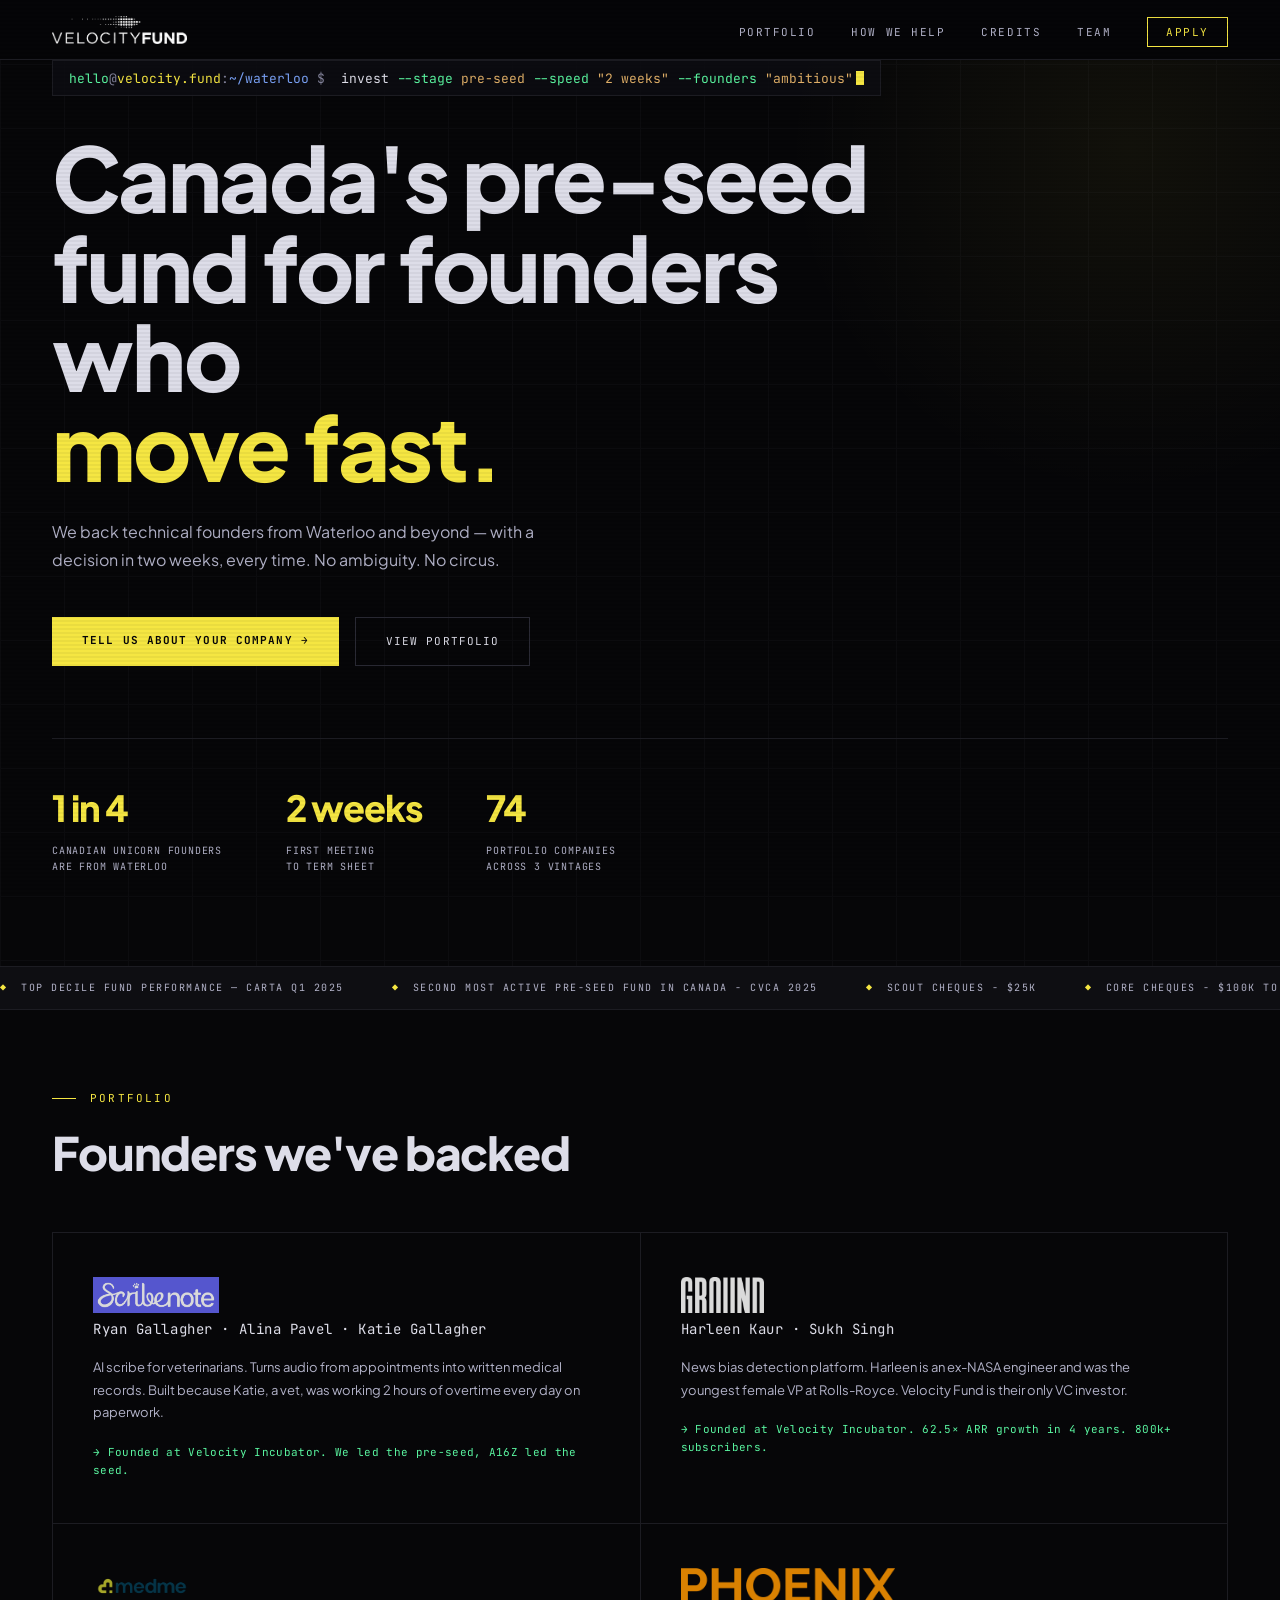
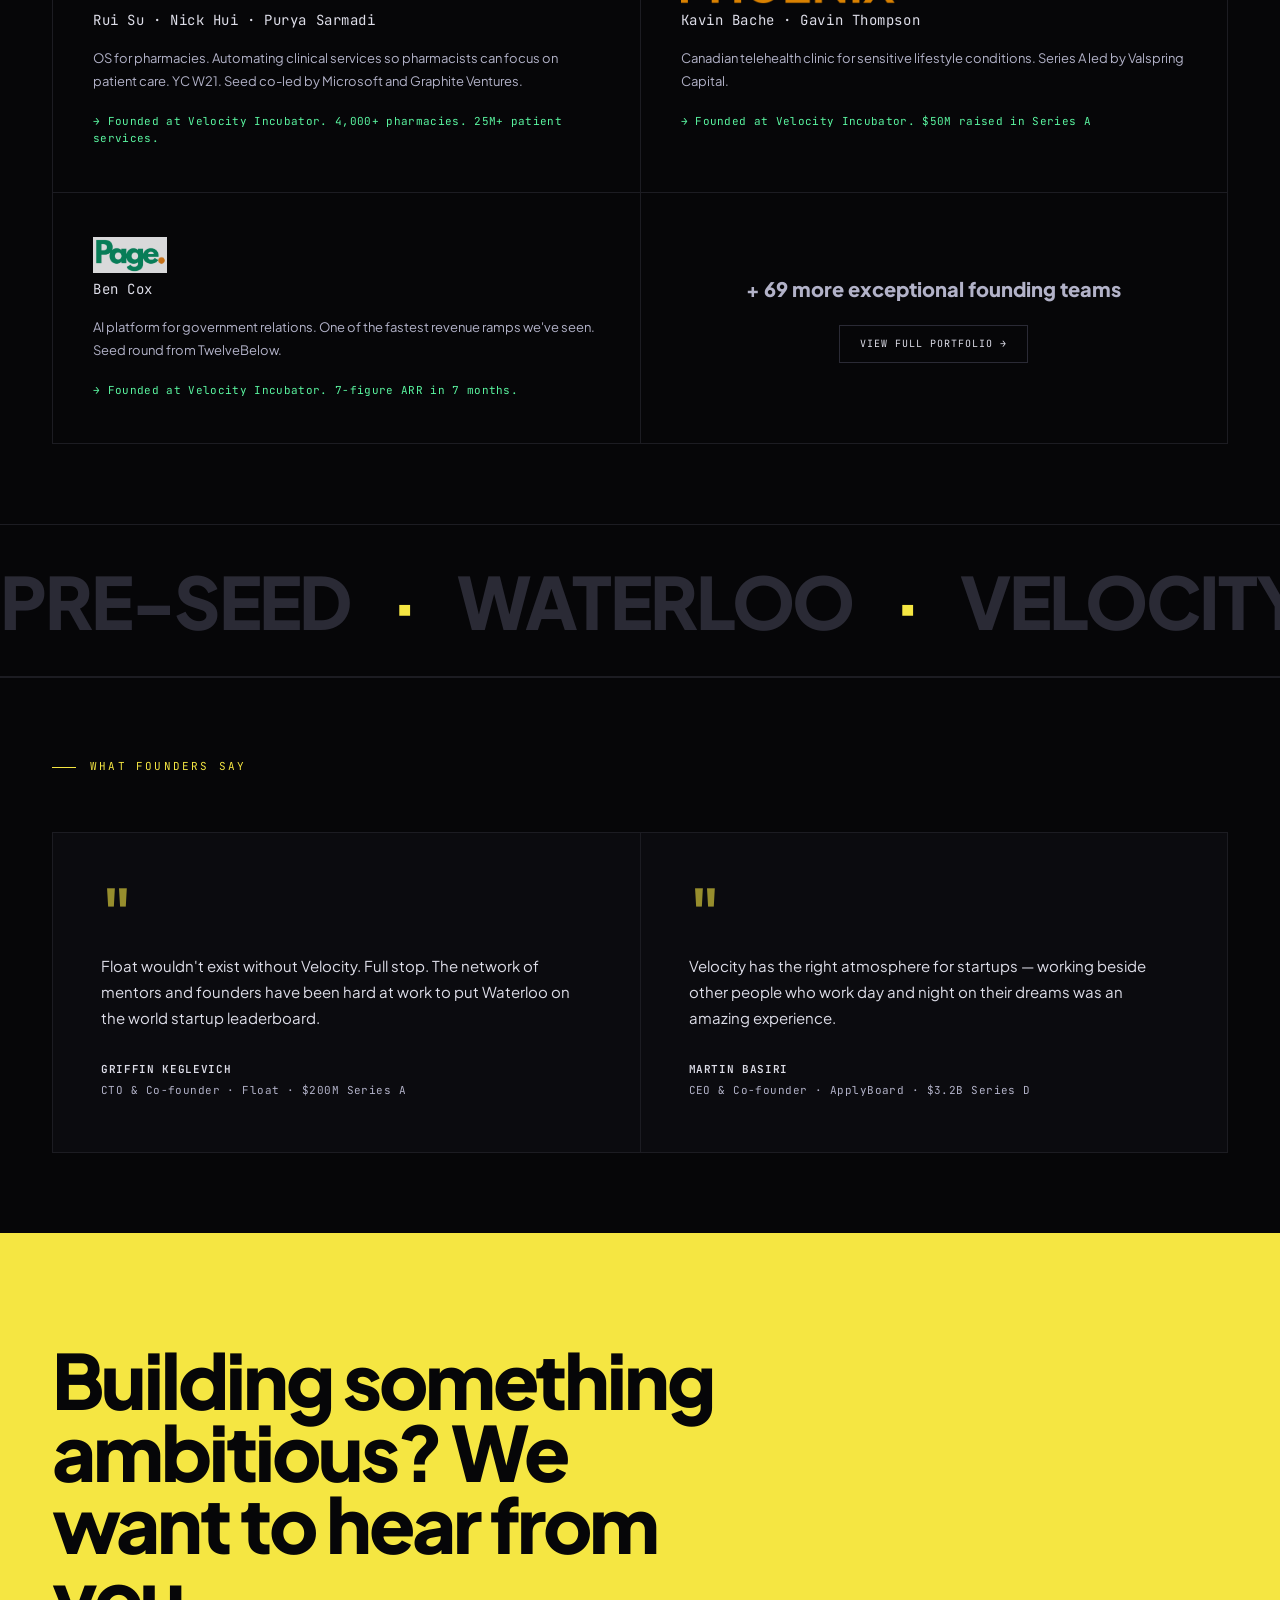
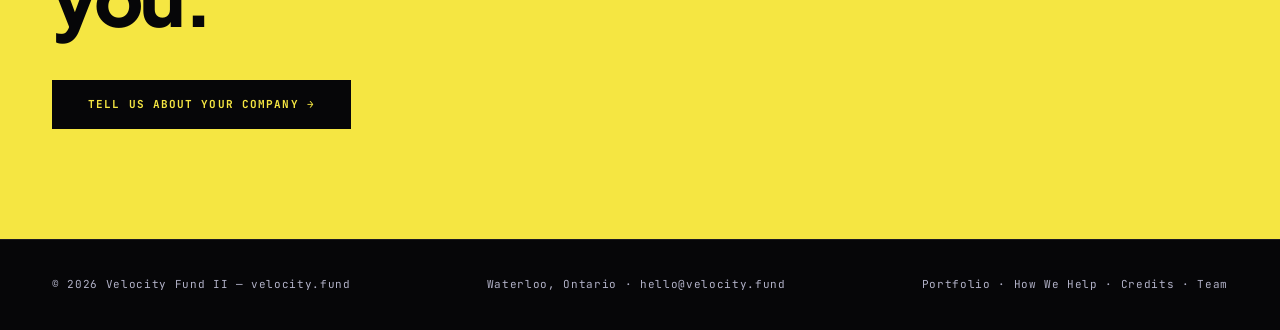
<file: index.html>
<!DOCTYPE html>
<html lang="en">
<head>
  <meta charset="UTF-8">
  <meta http-equiv="Cache-Control" content="no-cache, no-store, must-revalidate">
  <meta http-equiv="Pragma" content="no-cache">
  <meta http-equiv="Expires" content="0">
  <meta name="viewport" content="width=device-width, initial-scale=1.0">
  <title>Velocity Fund — Canada's Pre-Seed Fund for Founders Who Move Fast</title>
  <meta name="description" content="Velocity Fund backs pre-seed technical founders from the University of Waterloo and beyond. First cheque. Two-week decision. No circus.">
  <link rel="preconnect" href="https://fonts.googleapis.com">
  <link href="https://fonts.googleapis.com/css2?family=JetBrains+Mono:wght@300;400;500;600;700&family=Plus+Jakarta+Sans:ital,wght@0,300;0,400;0,500;0,600;0,700;0,800;1,400&display=swap" rel="stylesheet">
  <link rel="stylesheet" href="assets/css/main.css?v=2">
  <link rel="stylesheet" href="assets/css/home.css?v=2">
</head>
<body>

<nav>
  <a href="index.html" class="nav-logo"><img src="assets/images/VF Logo - White@4x.png" alt="VelocityFund"></a>
  <ul>
    <li><a href="portfolio.html">Portfolio</a></li>
    <li><a href="how-we-help.html">How We Help</a></li>
    <li><a href="credits.html">Credits</a></li>
    <li><a href="team.html">Team</a></li>
    <li><a href="mailto:" class="nav-cta apply-mailto">Apply</a></li>
  </ul>
</nav>

<!-- HERO -->
<section class="hero">
  <div class="hero-grid"></div>
  <div class="hero-glow"></div>
  <div class="shell-prompt">
    <span class="shell-ps1-user">hello</span><span class="shell-ps1-at">@</span><span class="shell-ps1-host">velocity.fund</span><span class="shell-ps1-colon">:</span><span class="shell-ps1-path">~/waterloo</span><span class="shell-ps1-dollar">$</span>&nbsp;<span class="shell-ps1-cmd">invest</span>&nbsp;<span class="shell-ps1-flag">--stage</span>&nbsp;<span class="shell-ps1-arg">pre-seed</span>&nbsp;<span class="shell-ps1-flag">--speed</span>&nbsp;<span class="shell-ps1-arg">"2 weeks"</span>&nbsp;<span class="shell-ps1-flag">--founders</span>&nbsp;<span class="shell-ps1-arg">"ambitious"</span><span class="shell-cursor-block"></span>
  </div>
  <h1>Canada's pre-seed fund for founders who<br><em>move fast.</em></h1>
  <p class="hero-sub">We back technical founders from Waterloo and beyond — with a decision in two weeks, every time. No ambiguity. No circus.</p>
  <div class="hero-actions">
    <a href="mailto:" class="btn-primary apply-mailto">Tell Us About Your Company →</a>
    <a href="portfolio.html" class="btn-ghost">View Portfolio</a>
  </div>
  <div class="hero-stats">
    <div>
      <div class="stat-num">1 in 4</div>
      <div class="stat-label">Canadian unicorn founders<br>are from Waterloo</div>
    </div>
    <div>
      <div class="stat-num">2 weeks</div>
      <div class="stat-label">First meeting<br>to term sheet</div>
    </div>
    <div>
      <div class="stat-num">74</div>
      <div class="stat-label">Portfolio companies<br>across 3 vintages</div>
    </div>
  </div>
</section>

<!-- TICKER -->
<div class="ticker">
  <div class="ticker-inner">

    <span class="ticker-item"><span>◆</span> Top Decile Fund Performance — Carta Q1 2025</span>
    <span class="ticker-item"><span>◆</span> Second most active pre-seed fund in Canada - CVCA 2025</span>
    <span class="ticker-item"><span>◆</span> Scout cheques - $25K</span>
    <span class="ticker-item"><span>◆</span> Core cheques - $100K to $1M</span>
    <span class="ticker-item"><span>◆</span> Anchored by UW Endowment</span>
    <span class="ticker-item"><span>◆</span> First close $10M complete</span>
    <span class="ticker-item"><span>◆</span> Top Decile Fund Performance — Carta Q1 2025</span>
    <span class="ticker-item"><span>◆</span> Second most active pre-seed fund in Canada - CVCA 2025</span>
    <span class="ticker-item"><span>◆</span> Scout cheques - $25K</span>
    <span class="ticker-item"><span>◆</span> Core cheques - $100K to $1M</span>
    <span class="ticker-item"><span>◆</span> Anchored by UW Endowment</span>
    <span class="ticker-item"><span>◆</span> First close $10M complete</span>
    <span class="ticker-item"><span>◆</span> Top Decile Fund Performance — Carta Q1 2025</span>
    <span class="ticker-item"><span>◆</span> Second most active pre-seed fund in Canada - CVCA 2025</span>
    <span class="ticker-item"><span>◆</span> Scout cheques - $25K</span>
    <span class="ticker-item"><span>◆</span> Core cheques - $100K to $1M</span>
    <span class="ticker-item"><span>◆</span> Anchored by UW Endowment</span>
    <span class="ticker-item"><span>◆</span> First close $10M complete</span>
    <span class="ticker-item"><span>◆</span> Top Decile Fund Performance — Carta Q1 2025</span>
    <span class="ticker-item"><span>◆</span> Second most active pre-seed fund in Canada - CVCA 2025</span>
    <span class="ticker-item"><span>◆</span> Scout cheques - $25K</span>
    <span class="ticker-item"><span>◆</span> Core cheques - $100K to $1M</span>
    <span class="ticker-item"><span>◆</span> Anchored by UW Endowment</span>
    <span class="ticker-item"><span>◆</span> First close $10M complete</span>
    <span class="ticker-item"><span>◆</span> Top Decile Fund Performance — Carta Q1 2025</span>
    <span class="ticker-item"><span>◆</span> Second most active pre-seed fund in Canada - CVCA 2025</span>
    <span class="ticker-item"><span>◆</span> Scout cheques - $25K</span>
    <span class="ticker-item"><span>◆</span> Core cheques - $100K to $1M</span>
    <span class="ticker-item"><span>◆</span> Anchored by UW Endowment</span>
    <span class="ticker-item"><span>◆</span> First close $10M complete</span>
    <span class="ticker-item"><span>◆</span> Top Decile Fund Performance — Carta Q1 2025</span>
    <span class="ticker-item"><span>◆</span> Second most active pre-seed fund in Canada - CVCA 2025</span>
    <span class="ticker-item"><span>◆</span> Scout cheques - $25K</span>
    <span class="ticker-item"><span>◆</span> Core cheques - $100K to $1M</span>
    <span class="ticker-item"><span>◆</span> Anchored by UW Endowment</span>
    <span class="ticker-item"><span>◆</span> First close $10M complete</span>
    <span class="ticker-item"><span>◆</span> Top Decile Fund Performance — Carta Q1 2025</span>
    <span class="ticker-item"><span>◆</span> Second most active pre-seed fund in Canada - CVCA 2025</span>
    <span class="ticker-item"><span>◆</span> Scout cheques - $25K</span>
    <span class="ticker-item"><span>◆</span> Core cheques - $100K to $1M</span>
    <span class="ticker-item"><span>◆</span> Anchored by UW Endowment</span>
    <span class="ticker-item"><span>◆</span> First close $10M complete</span>
    <span class="ticker-item"><span>◆</span> Top Decile Fund Performance — Carta Q1 2025</span>
    <span class="ticker-item"><span>◆</span> Second most active pre-seed fund in Canada - CVCA 2025</span>
    <span class="ticker-item"><span>◆</span> Scout cheques - $25K</span>
    <span class="ticker-item"><span>◆</span> Core cheques - $100K to $1M</span>
    <span class="ticker-item"><span>◆</span> Anchored by UW Endowment</span>
    <span class="ticker-item"><span>◆</span> First close $10M complete</span>
  </div>
</div>

<!-- PORTFOLIO HIGHLIGHTS -->
<section id="portfolio">
  <div class="section-label">Portfolio</div>
  <h2 class="section-h2 reveal">Founders we've backed</h2>
  <div class="portfolio-grid reveal">
    <a href="https://www.scribenote.com" class="portfolio-card" target="_blank" rel="noopener">
      <img src="assets/images/logos/scribenote.png" alt="Scribenote" class="co-logo" style="margin-bottom:6px;">
      <div class="co-founders">Ryan Gallagher · Alina Pavel · Katie Gallagher</div>
      <div class="co-desc">AI scribe for veterinarians. Turns audio from appointments into written medical records. Built because Katie, a vet, was working 2 hours of overtime every day on paperwork.</div>
      <div class="co-outcome">Founded at Velocity Incubator. We led the pre-seed, A16Z led the seed.</div>
    </a>
    <a href="https://ground.news" class="portfolio-card" target="_blank" rel="noopener">
      <img src="assets/images/logos/ground-news.png" alt="Ground News" class="co-logo" style="margin-bottom:6px;">
      <div class="co-founders">Harleen Kaur · Sukh Singh</div>
      <div class="co-desc">News bias detection platform. Harleen is an ex-NASA engineer and was the youngest female VP at Rolls-Royce. Velocity Fund is their only VC investor.</div>
      <div class="co-outcome">Founded at Velocity Incubator. 62.5× ARR growth in 4 years. 800k+ subscribers.</div>
    </a>
    <a href="https://www.medmehealth.com" class="portfolio-card" target="_blank" rel="noopener">
      <img src="assets/images/logos/medme.png" alt="MedMe Health" class="co-logo" style="margin-bottom:6px;">
      <div class="co-founders">Rui Su · Nick Hui · Purya Sarmadi</div>
      <div class="co-desc">OS for pharmacies. Automating clinical services so pharmacists can focus on patient care. YC W21. Seed co-led by Microsoft and Graphite Ventures.</div>
      <div class="co-outcome">Founded at Velocity Incubator. 4,000+ pharmacies. 25M+ patient services.</div>
    </a>
    <a href="https://www.phoenix.ca" class="portfolio-card" target="_blank" rel="noopener">
      <img src="assets/images/logos/phoenix.png" alt="Phoenix" class="co-logo" style="margin-bottom:6px;">
      <div class="co-founders">Kavin Bache · Gavin Thompson</div>
      <div class="co-desc">Canadian telehealth clinic for sensitive lifestyle conditions. Series A led by Valspring Capital.</div>
      <div class="co-outcome">Founded at Velocity Incubator. $50M raised in Series A</div>
    </a>
    <a href="https://www.withpage.com" class="portfolio-card" target="_blank" rel="noopener">
      <img src="assets/images/logos/page.png" alt="Page" class="co-logo" style="margin-bottom:6px;">
      <div class="co-founders">Ben Cox</div>
      <div class="co-desc">AI platform for government relations. One of the fastest revenue ramps we've seen. Seed round from TwelveBelow.</div>
      <div class="co-outcome">Founded at Velocity Incubator. 7-figure ARR in 7 months.</div>
    </a>
    <a href="portfolio.html" class="portfolio-card" style="display:flex;align-items:center;justify-content:center;flex-direction:column;gap:20px;min-height:220px;" rel="noopener">
      <div style="font-family:'Plus Jakarta Sans',sans-serif;font-size:20px;font-weight:800;color:var(--mid);">+ 69 more exceptional founding teams</div>
      <div class="btn-ghost" style="padding:10px 20px;font-size:10px;">View Full Portfolio →</div>
    </a>
  </div>
</section>

<!-- MARQUEE -->
<div class="marquee-divider">
  <div class="marquee-inner">
    <span class="marquee-word">PRE-SEED</span><span class="marquee-word filled">·</span>
    <span class="marquee-word">WATERLOO</span><span class="marquee-word filled">·</span>
    <span class="marquee-word">VELOCITY</span><span class="marquee-word filled">·</span>
    <span class="marquee-word">PRE-SEED</span><span class="marquee-word filled">·</span>
    <span class="marquee-word">WATERLOO</span><span class="marquee-word filled">·</span>
    <span class="marquee-word">VELOCITY</span><span class="marquee-word filled">·</span>
  </div>
</div>

<!-- TESTIMONIALS -->
<section style="border-top: 1px solid var(--border);">
  <div class="section-label">What Founders Say</div>
  <div class="testimonials-grid reveal">
    <div class="testimonial-card">
      <div class="quote-mark">"</div>
      <div class="quote-text">Float wouldn't exist without Velocity. Full stop. The network of mentors and founders have been hard at work to put Waterloo on the world startup leaderboard.</div>
      <div class="quote-attr"><strong>Griffin Keglevich</strong>CTO &amp; Co-founder · Float · $200M Series A</div>
    </div>
    <div class="testimonial-card">
      <div class="quote-mark">"</div>
      <div class="quote-text">Velocity has the right atmosphere for startups — working beside other people who work day and night on their dreams was an amazing experience.</div>
      <div class="quote-attr"><strong>Martin Basiri</strong>CEO &amp; Co-founder · ApplyBoard · $3.2B Series D</div>
    </div>
  </div>
</section>

<!-- CTA -->
<section class="cta-section">
  <h2>Building something ambitious? We want to hear from you.</h2>
  <a href="mailto:" class="btn-dark apply-mailto">Tell Us About Your Company →</a>
</section>

<footer>
  <p>© 2026 Velocity Fund II — velocity.fund</p>
  <p>Waterloo, Ontario · <a href="mailto:hello@velocity.fund">hello@velocity.fund</a></p>
  <p><a href="portfolio.html">Portfolio</a> · <a href="how-we-help.html">How We Help</a> · <a href="credits.html">Credits</a> · <a href="team.html">Team</a></p>
</footer>

<script src="assets/js/main.js"></script>
</body>
</html>
</file>
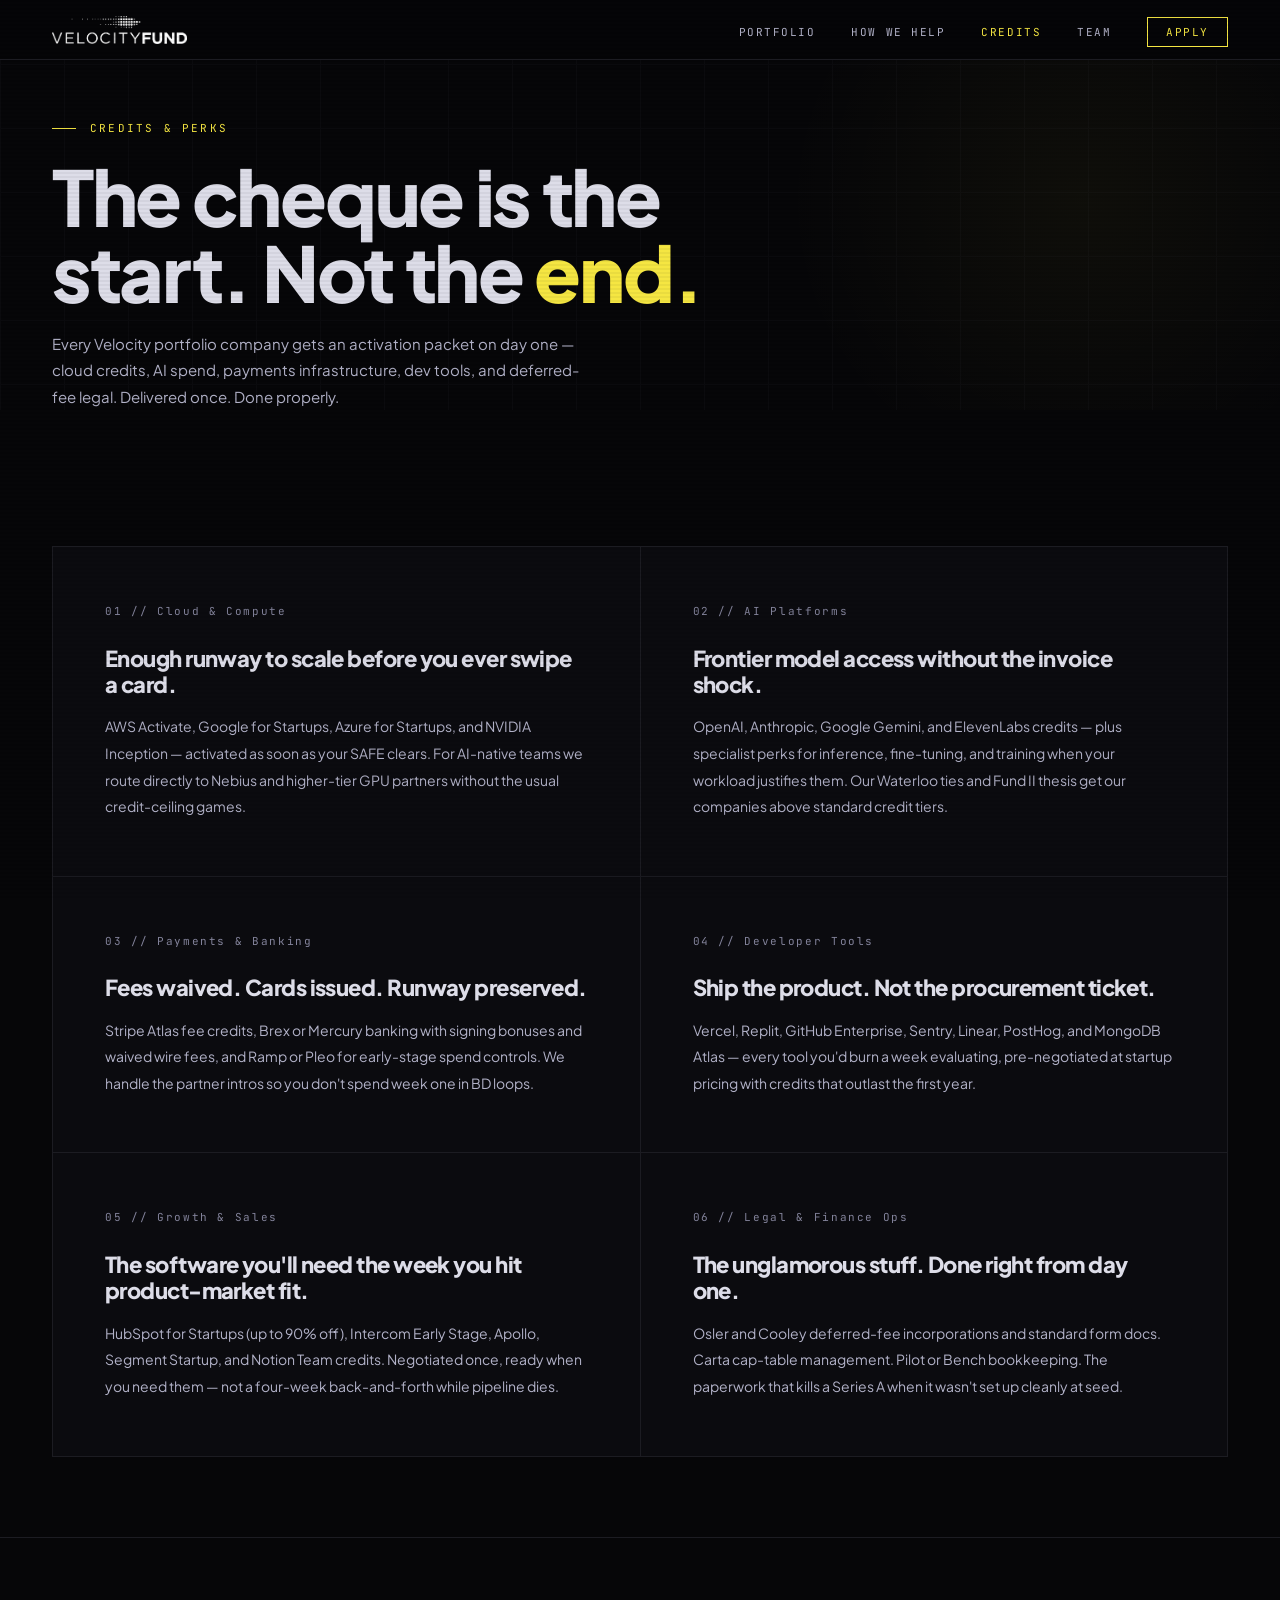
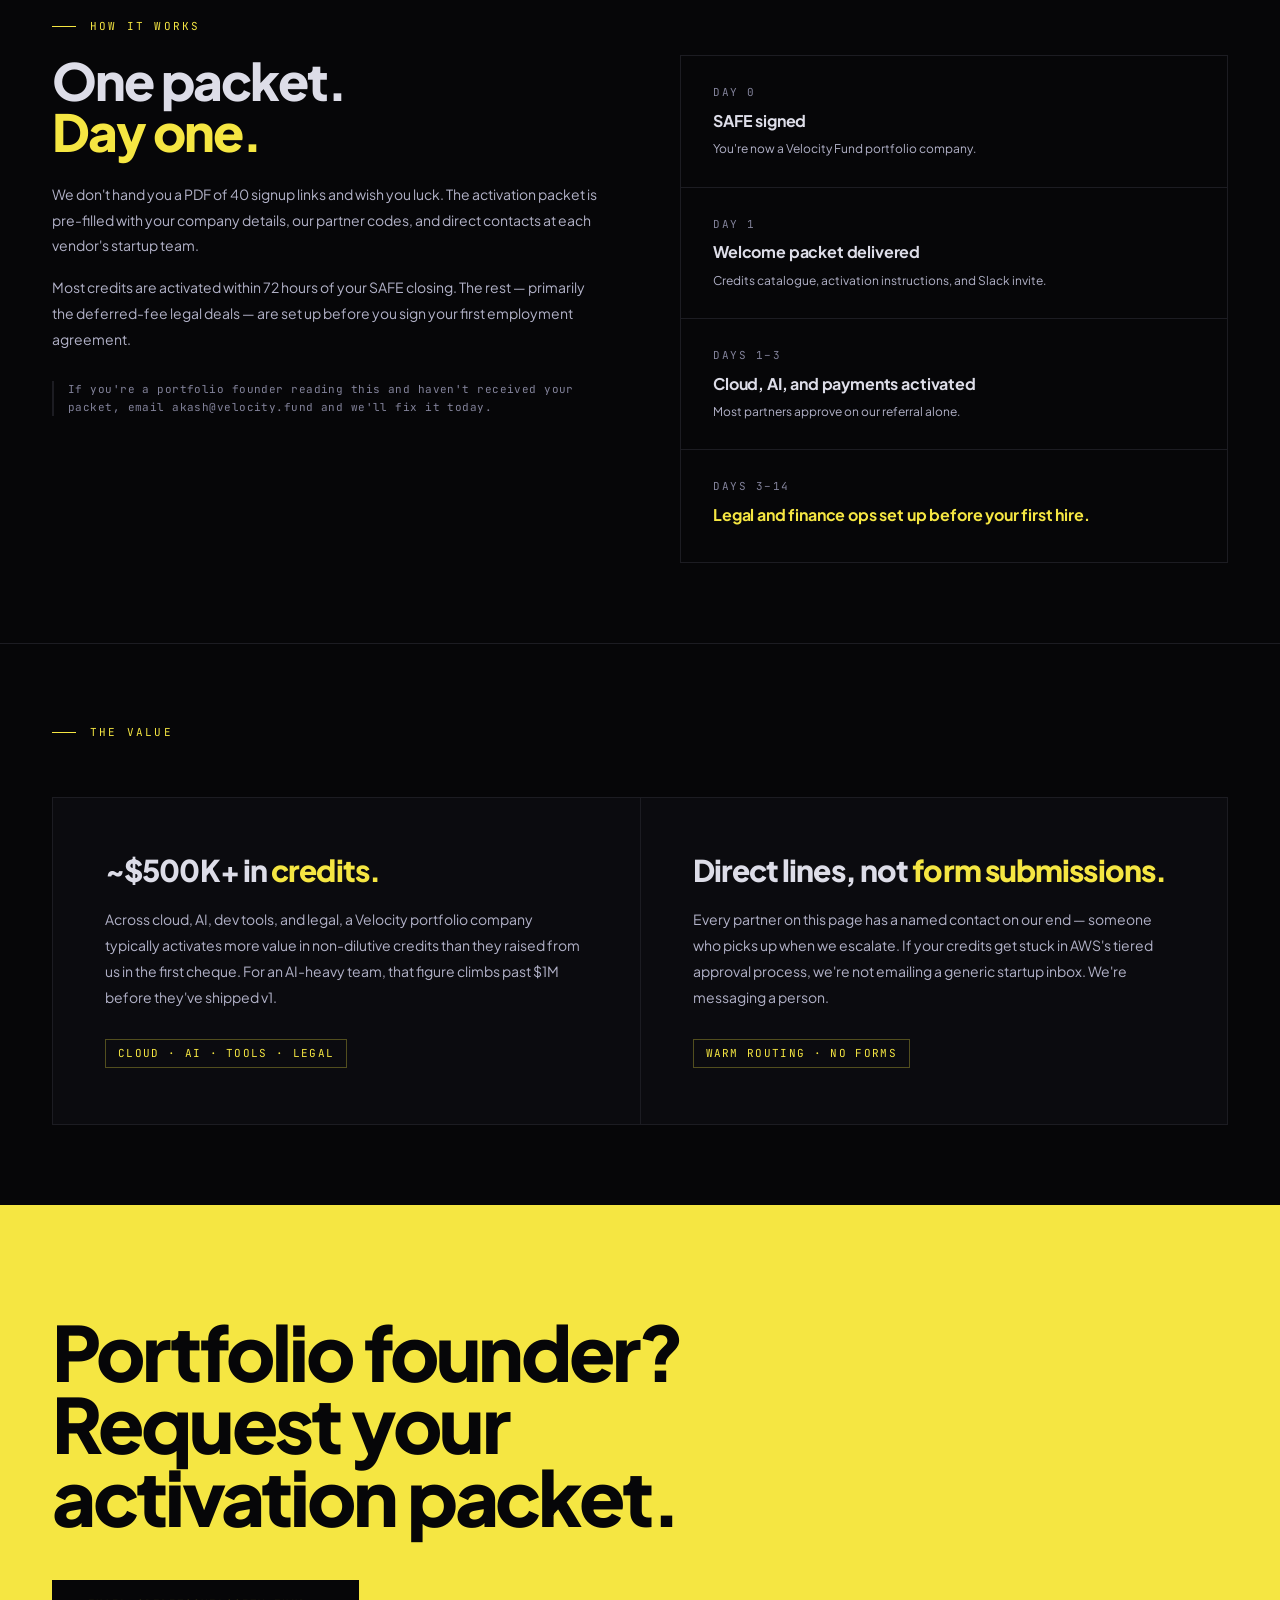
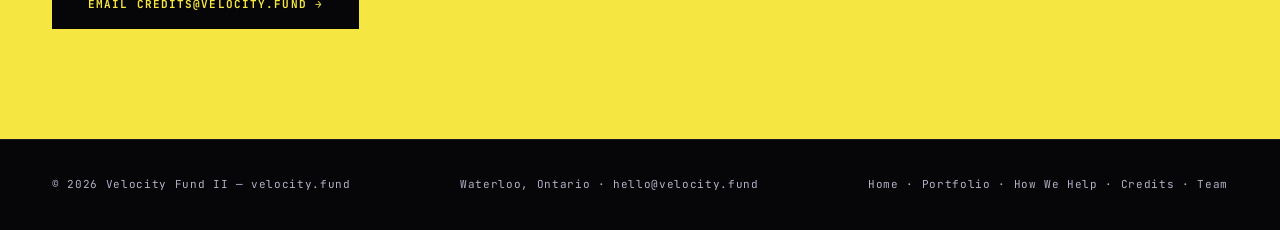
<file: credits.html>
<!DOCTYPE html>
<html lang="en">
<head>
  <meta charset="UTF-8">
  <meta http-equiv="Cache-Control" content="no-cache, no-store, must-revalidate">
  <meta http-equiv="Pragma" content="no-cache">
  <meta http-equiv="Expires" content="0">
  <meta name="viewport" content="width=device-width, initial-scale=1.0">
  <title>Credits &amp; Perks — Velocity Fund</title>
  <meta name="description" content="Every Velocity Fund portfolio company gets activated credits across cloud, AI, payments, dev tools, and legal — delivered in one packet on day one.">
  <link rel="preconnect" href="https://fonts.googleapis.com">
  <link href="https://fonts.googleapis.com/css2?family=JetBrains+Mono:wght@300;400;500;600;700&family=Plus+Jakarta+Sans:ital,wght@0,300;0,400;0,500;0,600;0,700;0,800;1,400&display=swap" rel="stylesheet">
  <link rel="stylesheet" href="assets/css/main.css?v=2">
  <link rel="stylesheet" href="assets/css/interior.css?v=2">
</head>
<body>

<nav>
  <a href="index.html" class="nav-logo"><img src="assets/images/VF Logo - White@4x.png" alt="VelocityFund"></a>
  <ul>
    <li><a href="portfolio.html">Portfolio</a></li>
    <li><a href="how-we-help.html">How We Help</a></li>
    <li><a href="credits.html" class="active">Credits</a></li>
    <li><a href="team.html">Team</a></li>
    <li><a href="mailto:" class="nav-cta apply-mailto">Apply</a></li>
  </ul>
</nav>

<!-- PAGE HEADER -->
<div class="page-header">
  <div class="page-header-grid"></div>
  <div class="page-header-glow"></div>
  <div class="section-label">Credits &amp; Perks</div>
  <h1>The cheque is the<br>start. Not the <em>end.</em></h1>
  <p>Every Velocity portfolio company gets an activation packet on day one — cloud credits, AI spend, payments infrastructure, dev tools, and deferred-fee legal. Delivered once. Done properly.</p>
</div>

<!-- PILLARS -->
<section>
  <div class="help-grid reveal">
    <div class="help-card">
      <div class="help-num">01 // Cloud &amp; Compute</div>
      <div class="help-title">Enough runway to scale before you ever swipe a card.</div>
      <div class="help-body">AWS Activate, Google for Startups, Azure for Startups, and NVIDIA Inception — activated as soon as your SAFE clears. For AI-native teams we route directly to Nebius and higher-tier GPU partners without the usual credit-ceiling games.</div>
    </div>
    <div class="help-card">
      <div class="help-num">02 // AI Platforms</div>
      <div class="help-title">Frontier model access without the invoice shock.</div>
      <div class="help-body">OpenAI, Anthropic, Google Gemini, and ElevenLabs credits — plus specialist perks for inference, fine-tuning, and training when your workload justifies them. Our Waterloo ties and Fund II thesis get our companies above standard credit tiers.</div>
    </div>
    <div class="help-card">
      <div class="help-num">03 // Payments &amp; Banking</div>
      <div class="help-title">Fees waived. Cards issued. Runway preserved.</div>
      <div class="help-body">Stripe Atlas fee credits, Brex or Mercury banking with signing bonuses and waived wire fees, and Ramp or Pleo for early-stage spend controls. We handle the partner intros so you don't spend week one in BD loops.</div>
    </div>
    <div class="help-card">
      <div class="help-num">04 // Developer Tools</div>
      <div class="help-title">Ship the product. Not the procurement ticket.</div>
      <div class="help-body">Vercel, Replit, GitHub Enterprise, Sentry, Linear, PostHog, and MongoDB Atlas — every tool you'd burn a week evaluating, pre-negotiated at startup pricing with credits that outlast the first year.</div>
    </div>
    <div class="help-card">
      <div class="help-num">05 // Growth &amp; Sales</div>
      <div class="help-title">The software you'll need the week you hit product-market fit.</div>
      <div class="help-body">HubSpot for Startups (up to 90% off), Intercom Early Stage, Apollo, Segment Startup, and Notion Team credits. Negotiated once, ready when you need them — not a four-week back-and-forth while pipeline dies.</div>
    </div>
    <div class="help-card">
      <div class="help-num">06 // Legal &amp; Finance Ops</div>
      <div class="help-title">The unglamorous stuff. Done right from day one.</div>
      <div class="help-body">Osler and Cooley deferred-fee incorporations and standard form docs. Carta cap-table management. Pilot or Bench bookkeeping. The paperwork that kills a Series A when it wasn't set up cleanly at seed.</div>
    </div>
  </div>
</section>

<!-- HOW IT WORKS -->
<section class="process-section">
  <div class="section-label">How It Works</div>
  <div class="process-inner reveal">
    <div class="process-left">
      <h2>One packet.<br><em>Day one.</em></h2>
      <p>We don't hand you a PDF of 40 signup links and wish you luck. The activation packet is pre-filled with your company details, our partner codes, and direct contacts at each vendor's startup team.</p>
      <p>Most credits are activated within 72 hours of your SAFE closing. The rest — primarily the deferred-fee legal deals — are set up before you sign your first employment agreement.</p>
      <div class="process-note">If you're a portfolio founder reading this and haven't received your packet, email akash@velocity.fund and we'll fix it today.</div>
    </div>
    <div class="timeline">
      <div class="timeline-item">
        <div class="t-day">Day 0</div>
        <div class="t-label">SAFE signed</div>
        <div class="t-note">You're now a Velocity Fund portfolio company.</div>
      </div>
      <div class="timeline-item">
        <div class="t-day">Day 1</div>
        <div class="t-label">Welcome packet delivered</div>
        <div class="t-note">Credits catalogue, activation instructions, and Slack invite.</div>
      </div>
      <div class="timeline-item">
        <div class="t-day">Days 1–3</div>
        <div class="t-label">Cloud, AI, and payments activated</div>
        <div class="t-note">Most partners approve on our referral alone.</div>
      </div>
      <div class="timeline-item">
        <div class="t-day">Days 3–14</div>
        <div class="t-label final">Legal and finance ops set up before your first hire.</div>
      </div>
    </div>
  </div>
</section>

<!-- THE VALUE -->
<section class="thesis-section">
  <div class="section-label">The Value</div>
  <div class="thesis-split reveal">
    <div class="thesis-panel">
      <h3>~$500K+ in <em>credits.</em></h3>
      <p>Across cloud, AI, dev tools, and legal, a Velocity portfolio company typically activates more value in non-dilutive credits than they raised from us in the first cheque. For an AI-heavy team, that figure climbs past $1M before they've shipped v1.</p>
      <span class="thesis-tag">Cloud &middot; AI &middot; Tools &middot; Legal</span>
    </div>
    <div class="thesis-panel">
      <h3>Direct lines, not <em>form submissions.</em></h3>
      <p>Every partner on this page has a named contact on our end — someone who picks up when we escalate. If your credits get stuck in AWS's tiered approval process, we're not emailing a generic startup inbox. We're messaging a person.</p>
      <span class="thesis-tag">Warm routing &middot; No forms</span>
    </div>
  </div>
</section>

<!-- CTA -->
<section class="cta-section">
  <h2>Portfolio founder? Request your activation packet.</h2>
  <a href="mailto:credits@velocity.fund?subject=Activation%20packet%20request" class="btn-dark">Email credits@velocity.fund →</a>
</section>

<footer>
  <p>© 2026 Velocity Fund II — velocity.fund</p>
  <p>Waterloo, Ontario · <a href="mailto:hello@velocity.fund">hello@velocity.fund</a></p>
  <p><a href="index.html">Home</a> · <a href="portfolio.html">Portfolio</a> · <a href="how-we-help.html">How We Help</a> · <a href="credits.html">Credits</a> · <a href="team.html">Team</a></p>
</footer>

<script src="assets/js/main.js"></script>
</body>
</html>
</file>
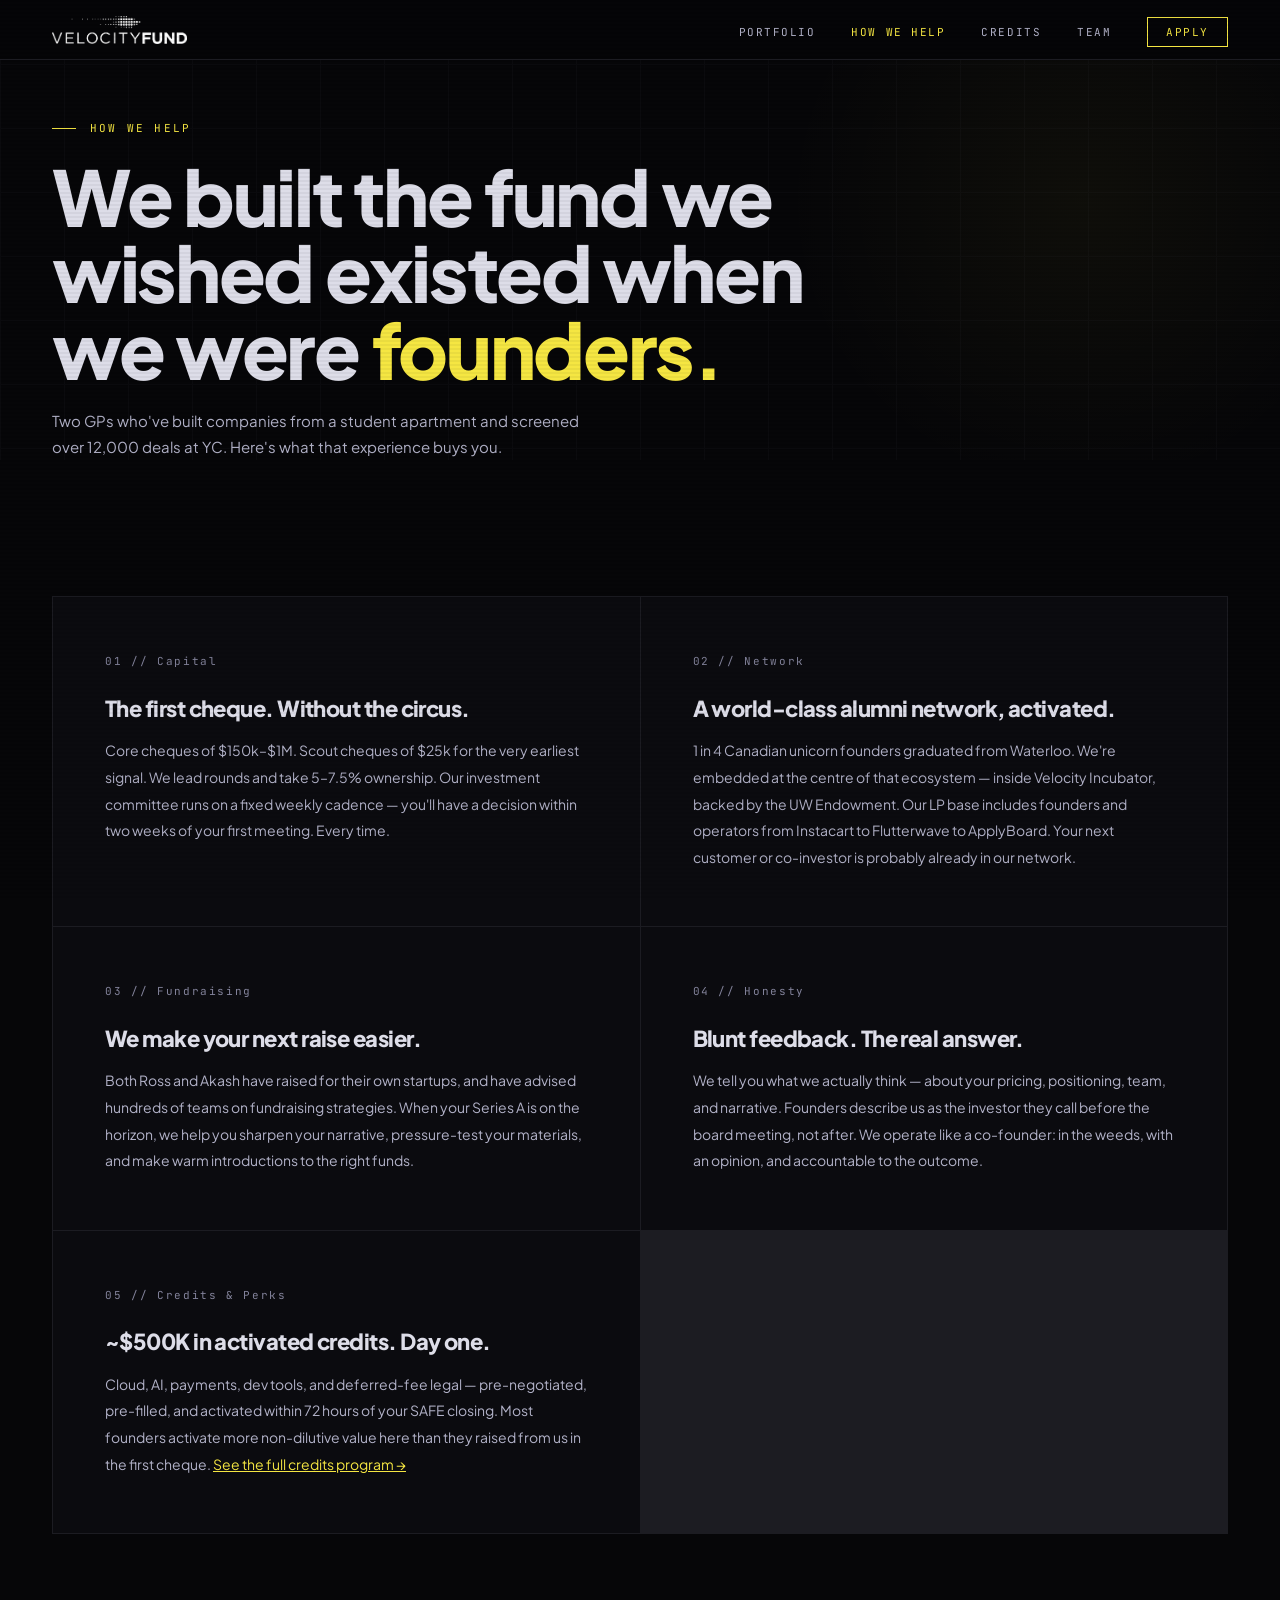
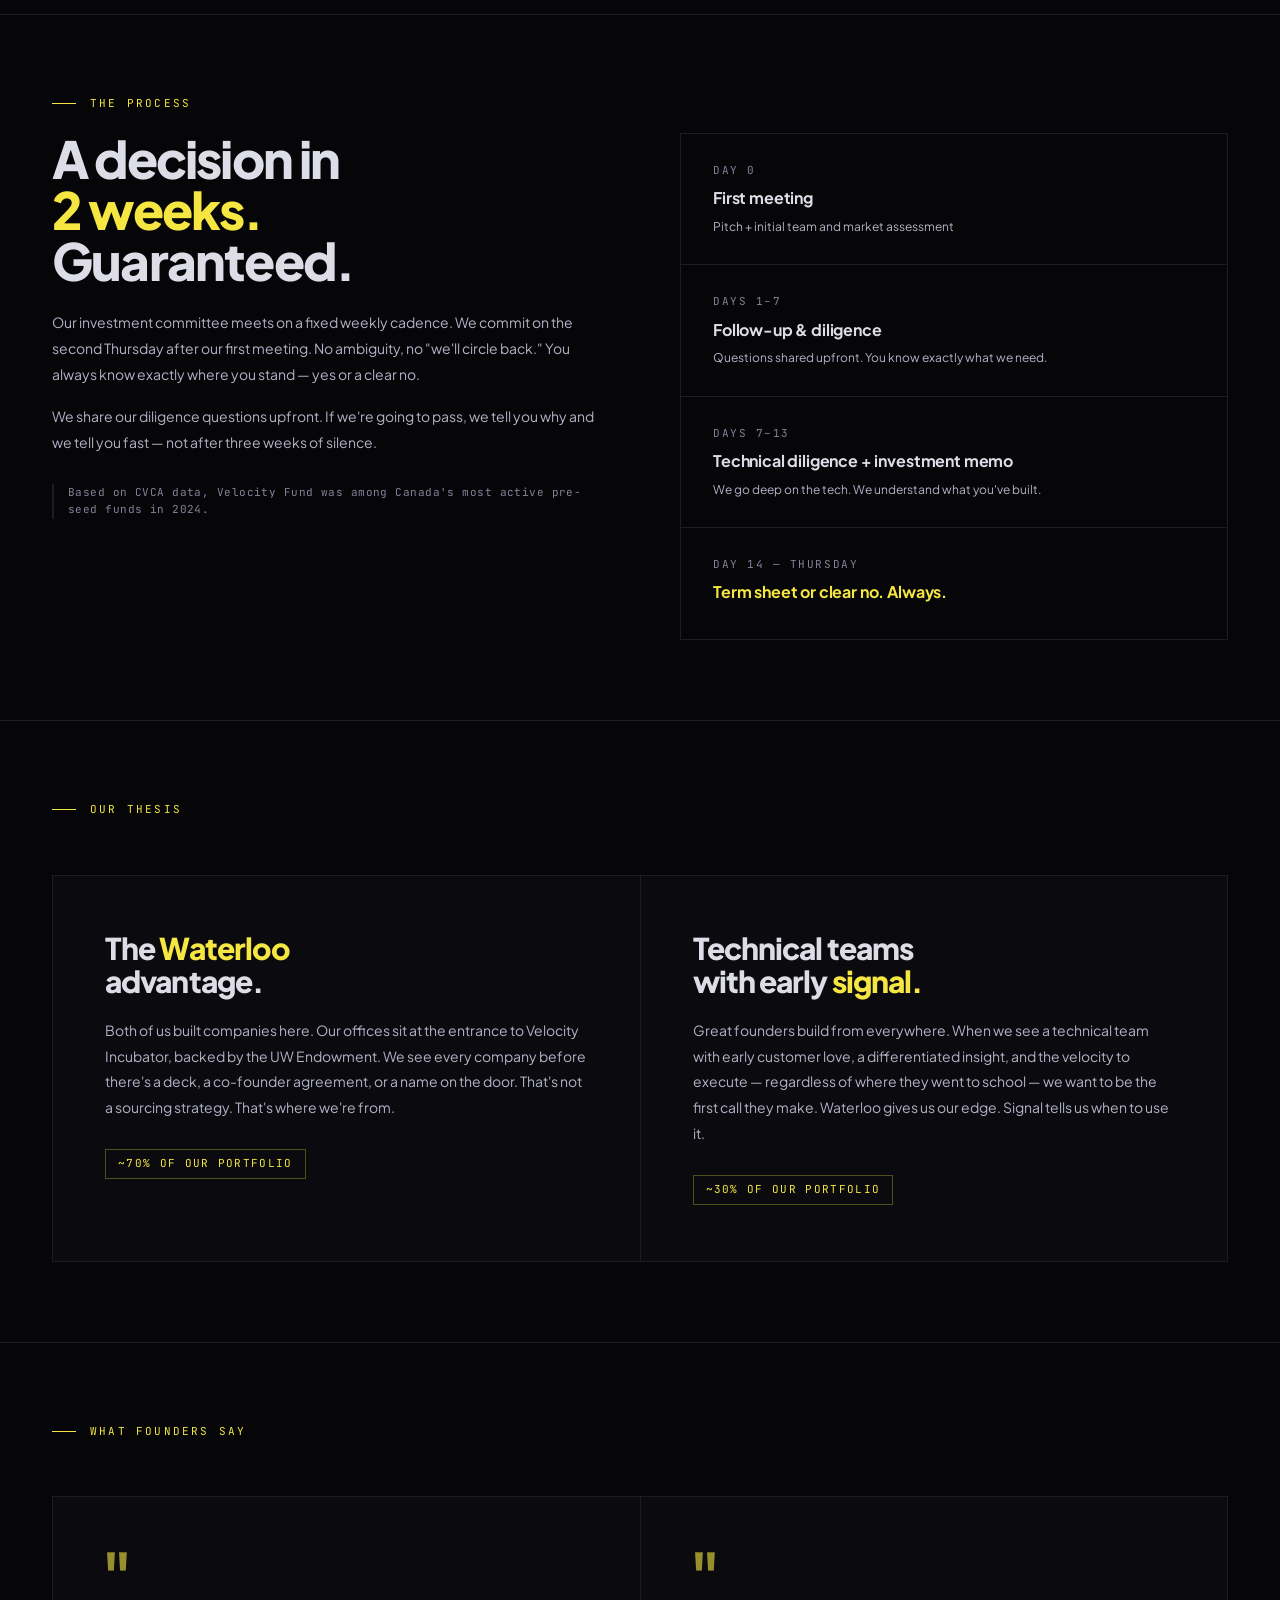
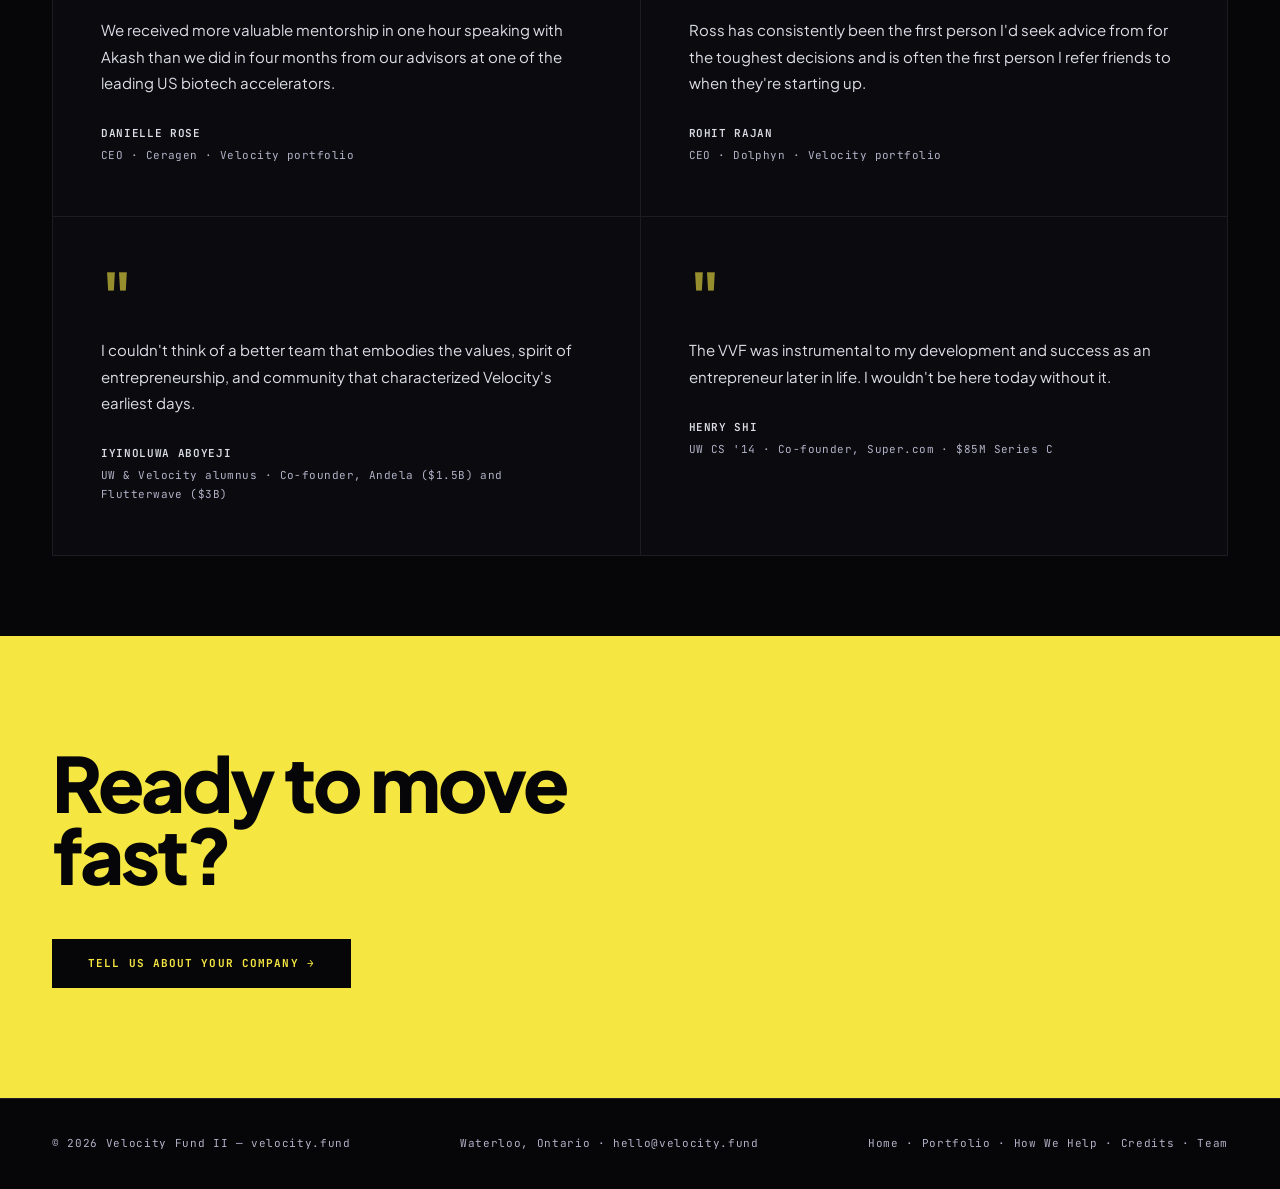
<file: how-we-help.html>
<!DOCTYPE html>
<html lang="en">
<head>
  <meta charset="UTF-8">
  <meta http-equiv="Cache-Control" content="no-cache, no-store, must-revalidate">
  <meta http-equiv="Pragma" content="no-cache">
  <meta http-equiv="Expires" content="0">
  <meta name="viewport" content="width=device-width, initial-scale=1.0">
  <title>How We Help — Velocity Fund</title>
  <meta name="description" content="Capital, network, fundraising support, and honest feedback. We built the fund we wished existed when we were founders.">
  <link rel="preconnect" href="https://fonts.googleapis.com">
  <link href="https://fonts.googleapis.com/css2?family=JetBrains+Mono:wght@300;400;500;600;700&family=Plus+Jakarta+Sans:ital,wght@0,300;0,400;0,500;0,600;0,700;0,800;1,400&display=swap" rel="stylesheet">
  <link rel="stylesheet" href="assets/css/main.css?v=2">
  <link rel="stylesheet" href="assets/css/interior.css?v=2">
</head>
<body>

<nav>
  <a href="index.html" class="nav-logo"><img src="assets/images/VF Logo - White@4x.png" alt="VelocityFund"></a>
  <ul>
    <li><a href="portfolio.html">Portfolio</a></li>
    <li><a href="how-we-help.html" class="active">How We Help</a></li>
    <li><a href="credits.html">Credits</a></li>
    <li><a href="team.html">Team</a></li>
    <li><a href="mailto:" class="nav-cta apply-mailto">Apply</a></li>
  </ul>
</nav>

<!-- PAGE HEADER -->
<div class="page-header">
  <div class="page-header-grid"></div>
  <div class="page-header-glow"></div>
  <div class="section-label">How We Help</div>
  <h1>We built the fund we<br>wished existed when<br>we were <em>founders.</em></h1>
  <p>Two GPs who've built companies from a student apartment and screened over 12,000 deals at YC. Here's what that experience buys you.</p>
</div>

<!-- PILLARS -->
<section>
  <div class="help-grid reveal">
    <div class="help-card">
      <div class="help-num">01 // Capital</div>
      <div class="help-title">The first cheque. Without the circus.</div>
      <div class="help-body">Core cheques of $150k–$1M. Scout cheques of $25k for the very earliest signal. We lead rounds and take 5–7.5% ownership. Our investment committee runs on a fixed weekly cadence — you'll have a decision within two weeks of your first meeting. Every time.</div>
    </div>
    <div class="help-card">
      <div class="help-num">02 // Network</div>
      <div class="help-title">A world-class alumni network, activated.</div>
      <div class="help-body">1 in 4 Canadian unicorn founders graduated from Waterloo. We're embedded at the centre of that ecosystem — inside Velocity Incubator, backed by the UW Endowment. Our LP base includes founders and operators from Instacart to Flutterwave to ApplyBoard. Your next customer or co-investor is probably already in our network.</div>
    </div>
    <div class="help-card">
      <div class="help-num">03 // Fundraising</div>
      <div class="help-title">We make your next raise easier.</div>
      <div class="help-body">Both Ross and Akash have raised for their own startups, and have advised hundreds of teams on fundraising strategies. When your Series A is on the horizon, we help you sharpen your narrative, pressure-test your materials, and make warm introductions to the right funds.</div>
    </div>
    <div class="help-card">
      <div class="help-num">04 // Honesty</div>
      <div class="help-title">Blunt feedback. The real answer.</div>
      <div class="help-body">We tell you what we actually think — about your pricing, positioning, team, and narrative. Founders describe us as the investor they call before the board meeting, not after. We operate like a co-founder: in the weeds, with an opinion, and accountable to the outcome.</div>
    </div>
    <div class="help-card">
      <div class="help-num">05 // Credits &amp; Perks</div>
      <div class="help-title">~$500K in activated credits. Day one.</div>
      <div class="help-body">Cloud, AI, payments, dev tools, and deferred-fee legal — pre-negotiated, pre-filled, and activated within 72 hours of your SAFE closing. Most founders activate more non-dilutive value here than they raised from us in the first cheque. <a href="credits.html" style="color:var(--yellow);">See the full credits program →</a></div>
    </div>
  </div>
</section>

<!-- PROCESS -->
<section class="process-section">
  <div class="section-label">The Process</div>
  <div class="process-inner reveal">
    <div class="process-left">
      <h2>A decision in<br><em>2 weeks.</em><br>Guaranteed.</h2>
      <p>Our investment committee meets on a fixed weekly cadence. We commit on the second Thursday after our first meeting. No ambiguity, no "we'll circle back." You always know exactly where you stand — yes or a clear no.</p>
      <p>We share our diligence questions upfront. If we're going to pass, we tell you why and we tell you fast — not after three weeks of silence.</p>
      <div class="process-note">Based on CVCA data, Velocity Fund was among Canada's most active pre-seed funds in 2024.</div>
    </div>
    <div class="timeline">
      <div class="timeline-item">
        <div class="t-day">Day 0</div>
        <div class="t-label">First meeting</div>
        <div class="t-note">Pitch + initial team and market assessment</div>
      </div>
      <div class="timeline-item">
        <div class="t-day">Days 1–7</div>
        <div class="t-label">Follow-up &amp; diligence</div>
        <div class="t-note">Questions shared upfront. You know exactly what we need.</div>
      </div>
      <div class="timeline-item">
        <div class="t-day">Days 7–13</div>
        <div class="t-label">Technical diligence + investment memo</div>
        <div class="t-note">We go deep on the tech. We understand what you've built.</div>
      </div>
      <div class="timeline-item">
        <div class="t-day">Day 14 — Thursday</div>
        <div class="t-label final">Term sheet or clear no. Always.</div>
      </div>
    </div>
  </div>
</section>

<!-- THESIS -->
<section class="thesis-section">
  <div class="section-label">Our Thesis</div>
  <div class="thesis-split reveal">
    <div class="thesis-panel">
      <h3>The <em>Waterloo</em><br>advantage.</h3>
      <p>Both of us built companies here. Our offices sit at the entrance to Velocity Incubator, backed by the UW Endowment. We see every company before there's a deck, a co-founder agreement, or a name on the door. That's not a sourcing strategy. That's where we're from.</p>
      <span class="thesis-tag">~70% of our portfolio</span>
    </div>
    <div class="thesis-panel">
      <h3>Technical teams<br>with early <em>signal.</em></h3>
      <p>Great founders build from everywhere. When we see a technical team with early customer love, a differentiated insight, and the velocity to execute — regardless of where they went to school — we want to be the first call they make. Waterloo gives us our edge. Signal tells us when to use it.</p>
      <span class="thesis-tag">~30% of our portfolio</span>
    </div>
  </div>
</section>

<!-- TESTIMONIALS -->
<section style="border-top: 1px solid var(--border);">
  <div class="section-label">What Founders Say</div>
  <div class="testimonials-grid reveal">
    <div class="testimonial-card">
      <div class="quote-mark">"</div>
      <div class="quote-text">We received more valuable mentorship in one hour speaking with Akash than we did in four months from our advisors at one of the leading US biotech accelerators.</div>
      <div class="quote-attr"><strong>Danielle Rose</strong>CEO · Ceragen · Velocity portfolio</div>
    </div>
    <div class="testimonial-card">
      <div class="quote-mark">"</div>
      <div class="quote-text">Ross has consistently been the first person I'd seek advice from for the toughest decisions and is often the first person I refer friends to when they're starting up.</div>
      <div class="quote-attr"><strong>Rohit Rajan</strong>CEO · Dolphyn · Velocity portfolio</div>
    </div>
    <div class="testimonial-card">
      <div class="quote-mark">"</div>
      <div class="quote-text">I couldn't think of a better team that embodies the values, spirit of entrepreneurship, and community that characterized Velocity's earliest days.</div>
      <div class="quote-attr"><strong>Iyinoluwa Aboyeji</strong>UW &amp; Velocity alumnus · Co-founder, Andela ($1.5B) and Flutterwave ($3B)</div>
    </div>
    <div class="testimonial-card">
      <div class="quote-mark">"</div>
      <div class="quote-text">The VVF was instrumental to my development and success as an entrepreneur later in life. I wouldn't be here today without it.</div>
      <div class="quote-attr"><strong>Henry Shi</strong>UW CS '14 · Co-founder, Super.com · $85M Series C</div>
    </div>
  </div>
</section>

<!-- CTA -->
<section class="cta-section">
  <h2>Ready to move fast?</h2>
  <a href="mailto:" class="btn-dark apply-mailto">Tell Us About Your Company →</a>
</section>

<footer>
  <p>© 2026 Velocity Fund II — velocity.fund</p>
  <p>Waterloo, Ontario · <a href="mailto:hello@velocity.fund">hello@velocity.fund</a></p>
  <p><a href="index.html">Home</a> · <a href="portfolio.html">Portfolio</a> · <a href="how-we-help.html">How We Help</a> · <a href="credits.html">Credits</a> · <a href="team.html">Team</a></p>
</footer>

<script src="assets/js/main.js"></script>
</body>
</html>
</file>
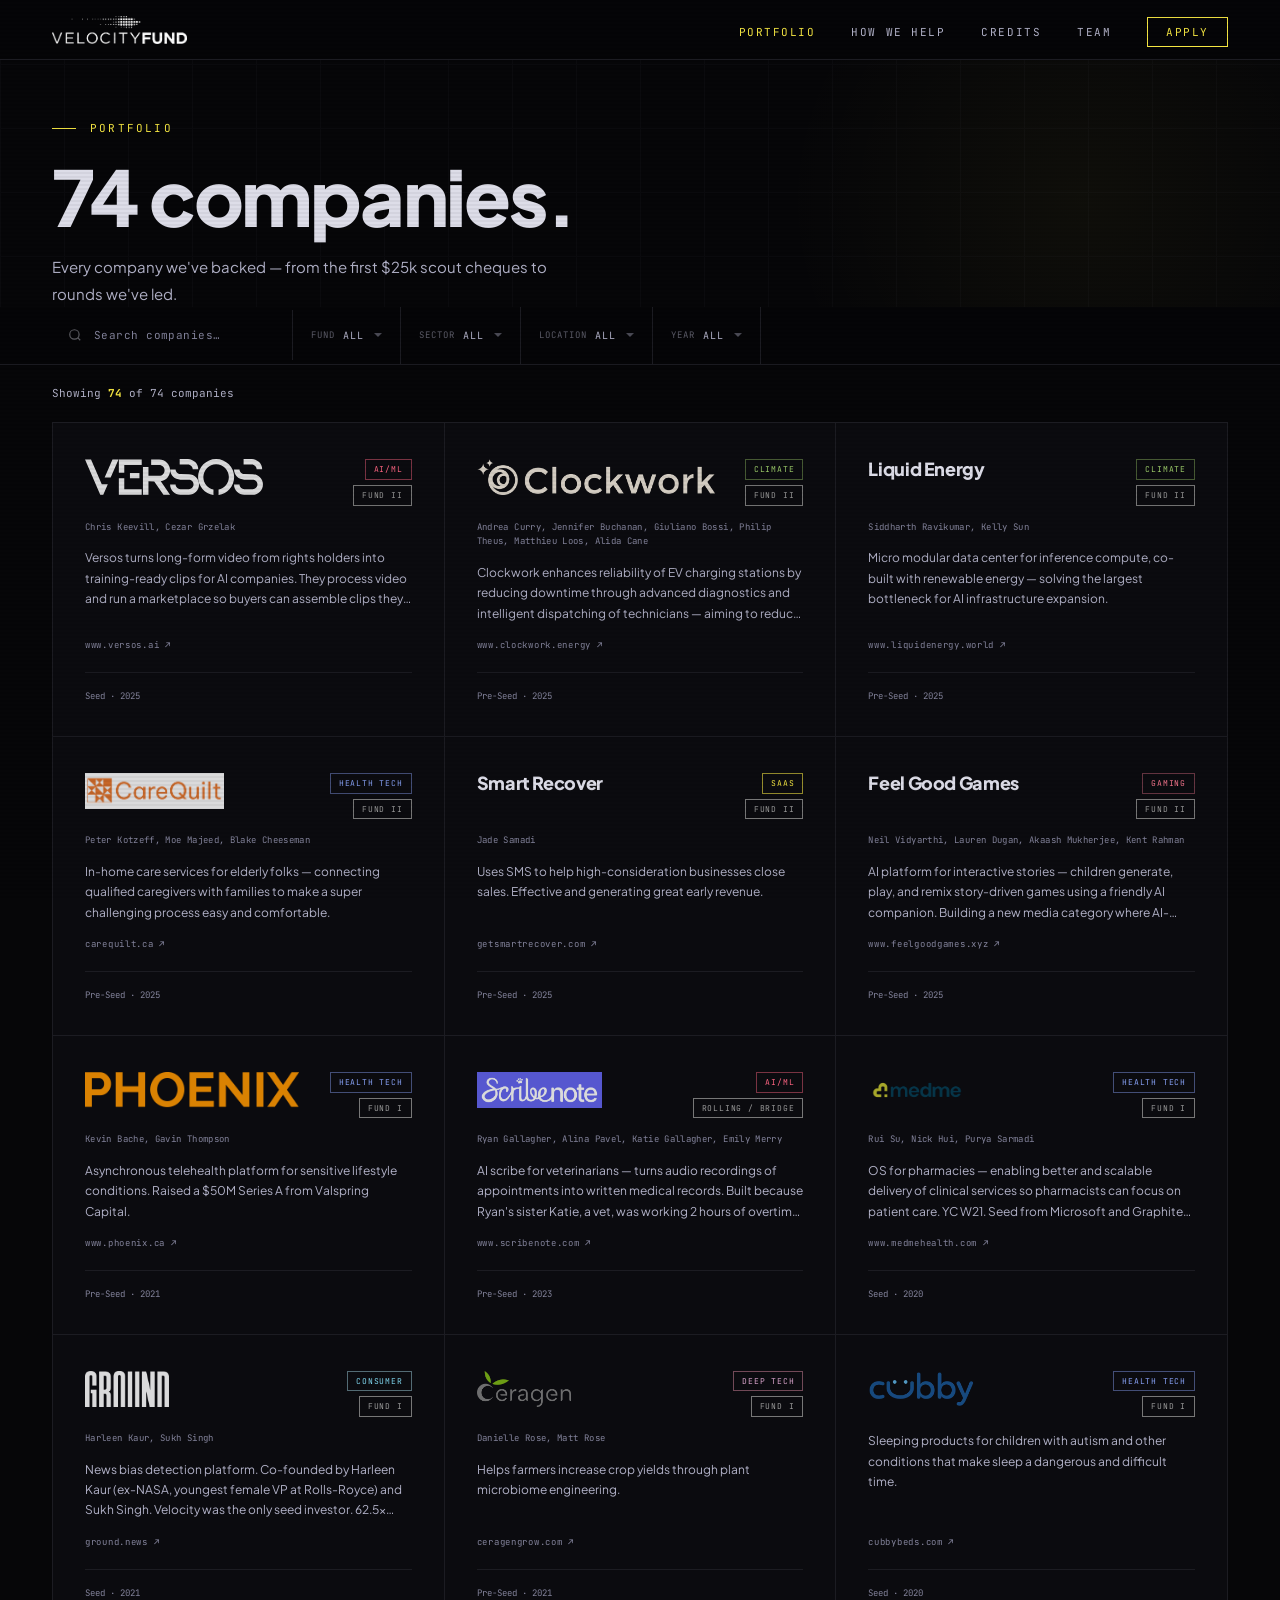
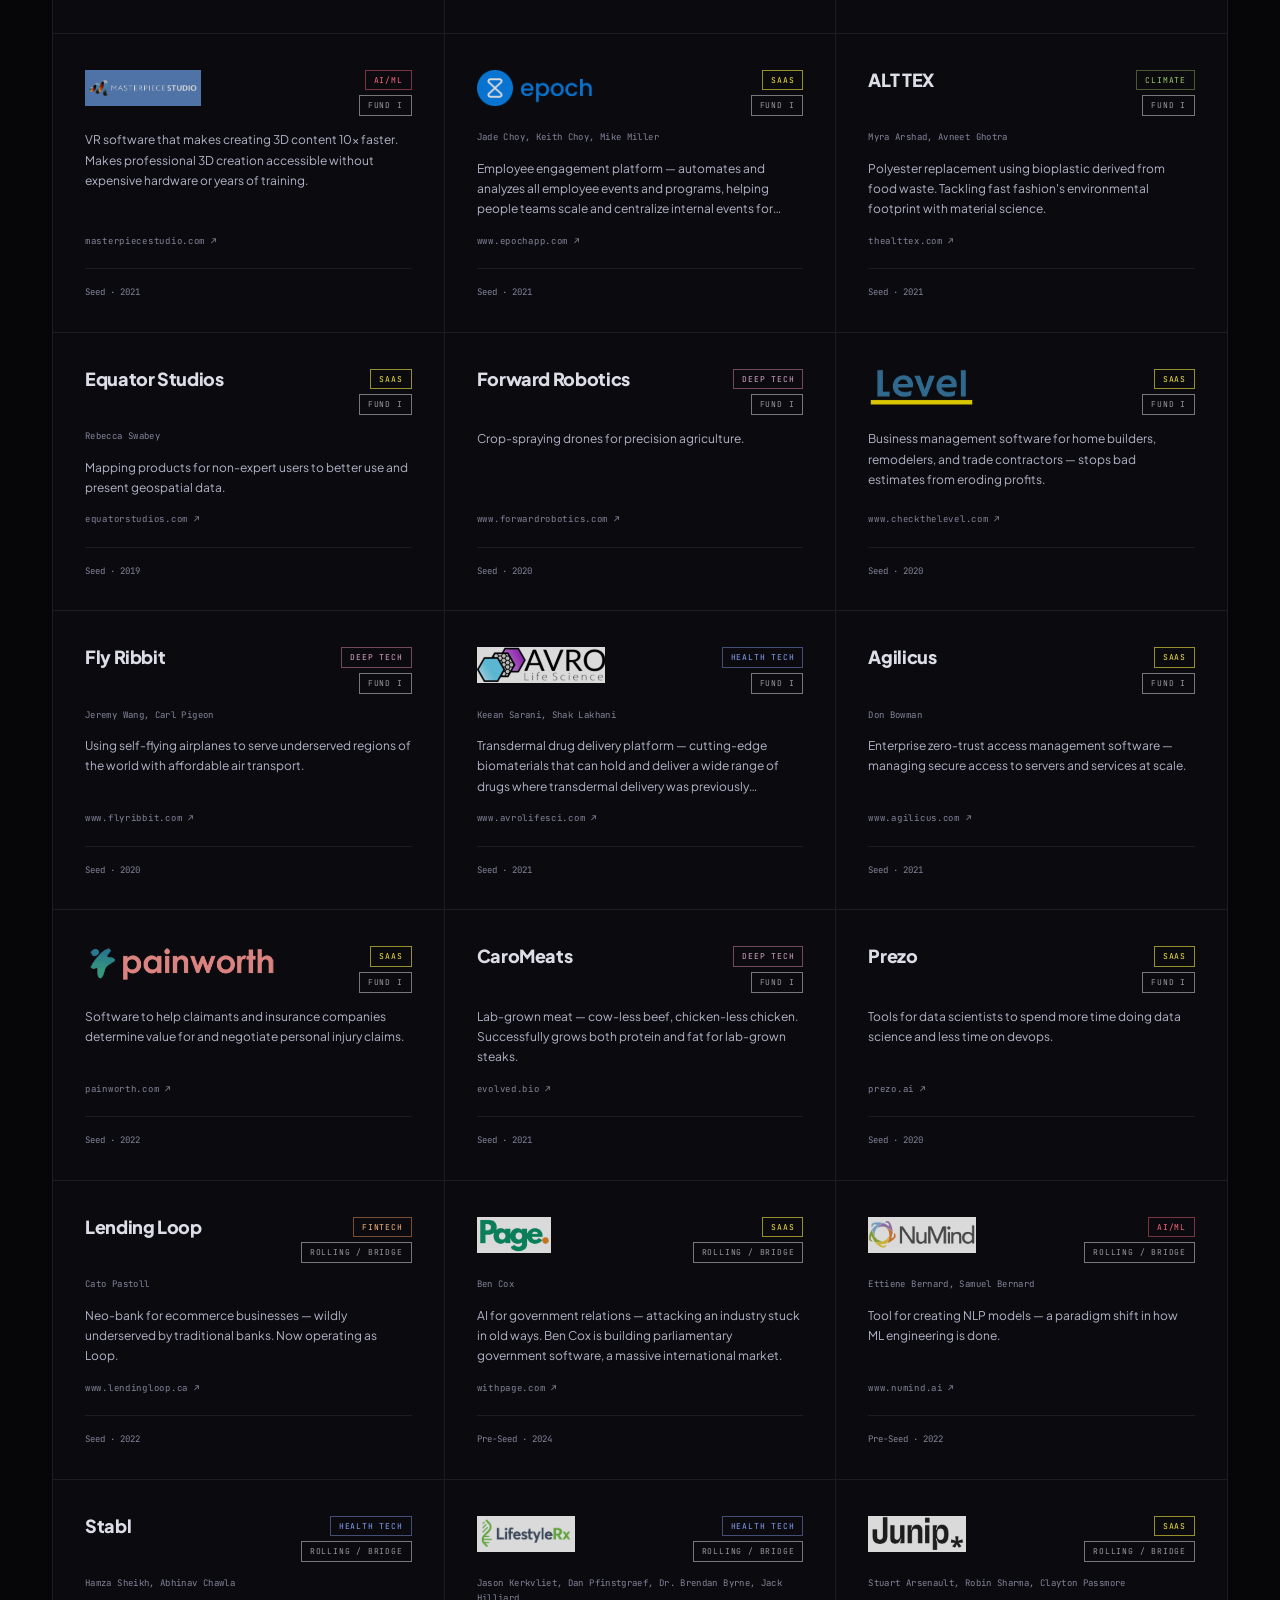
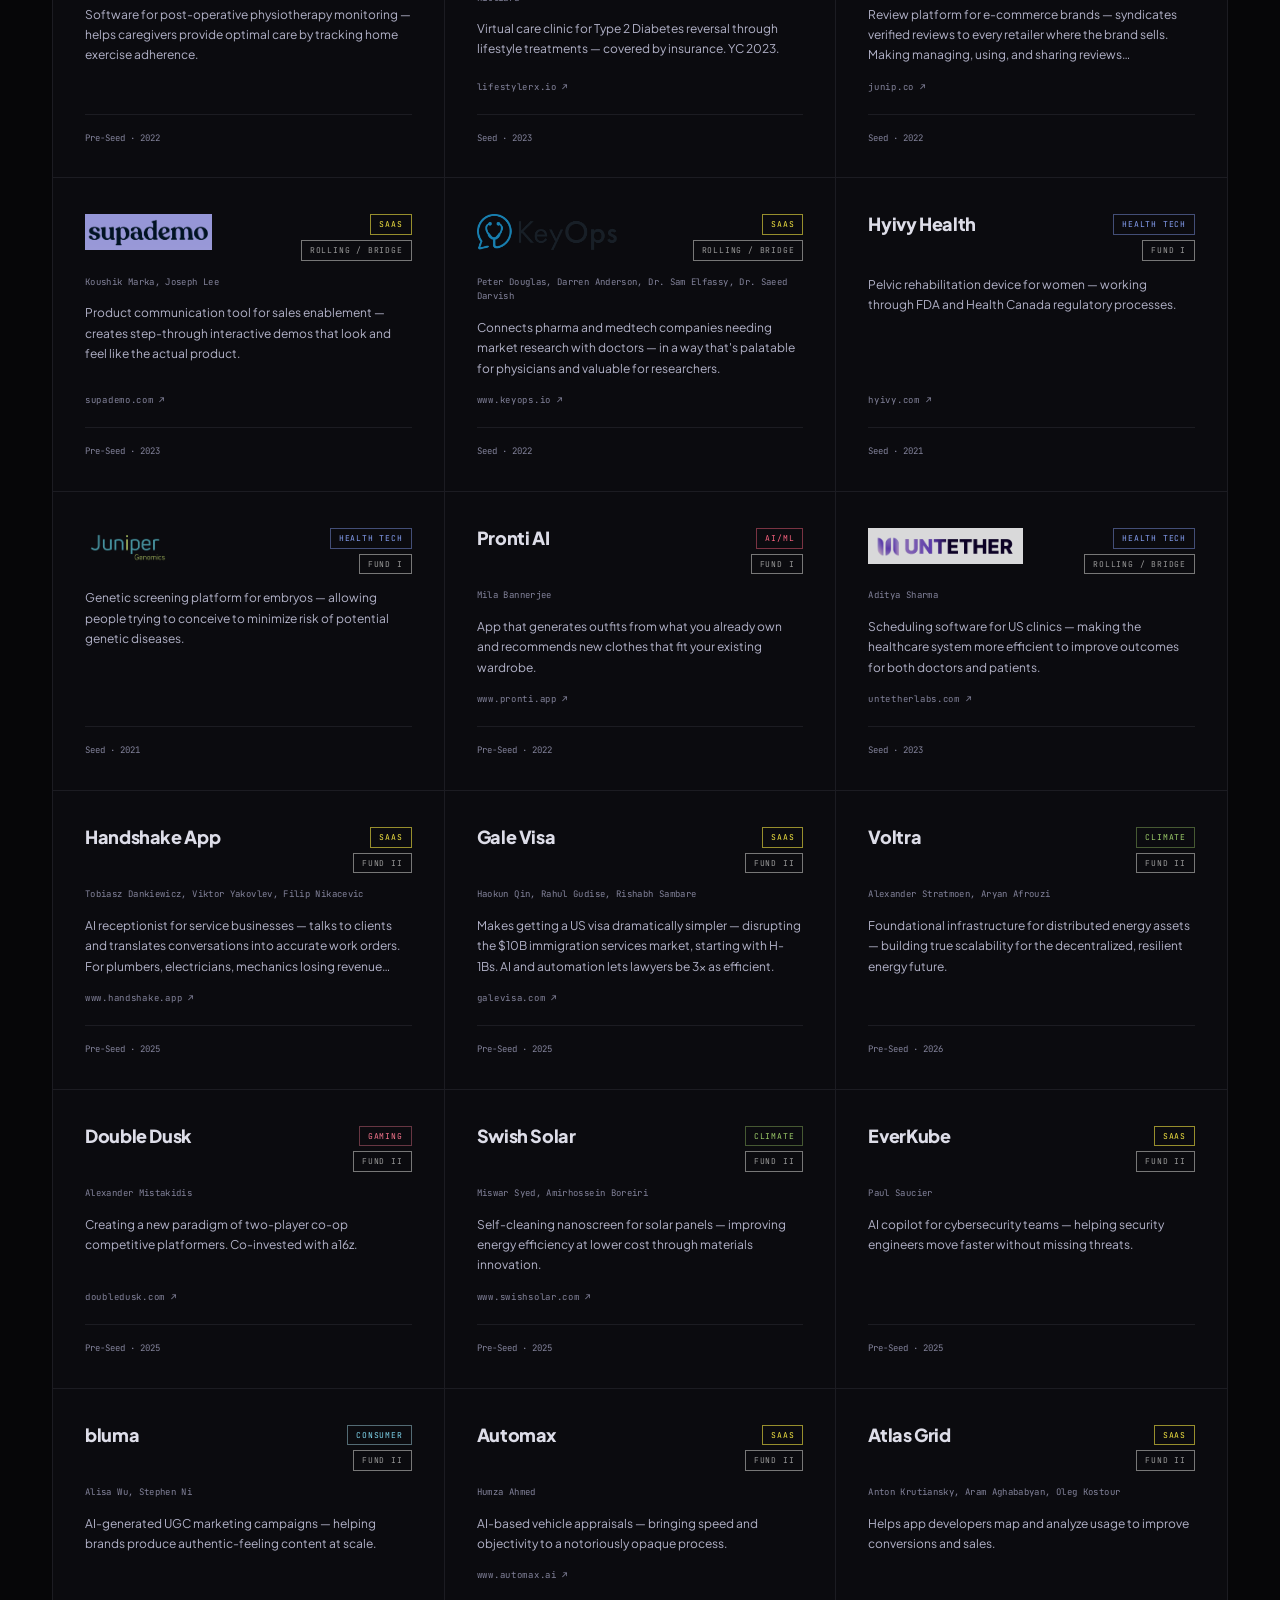
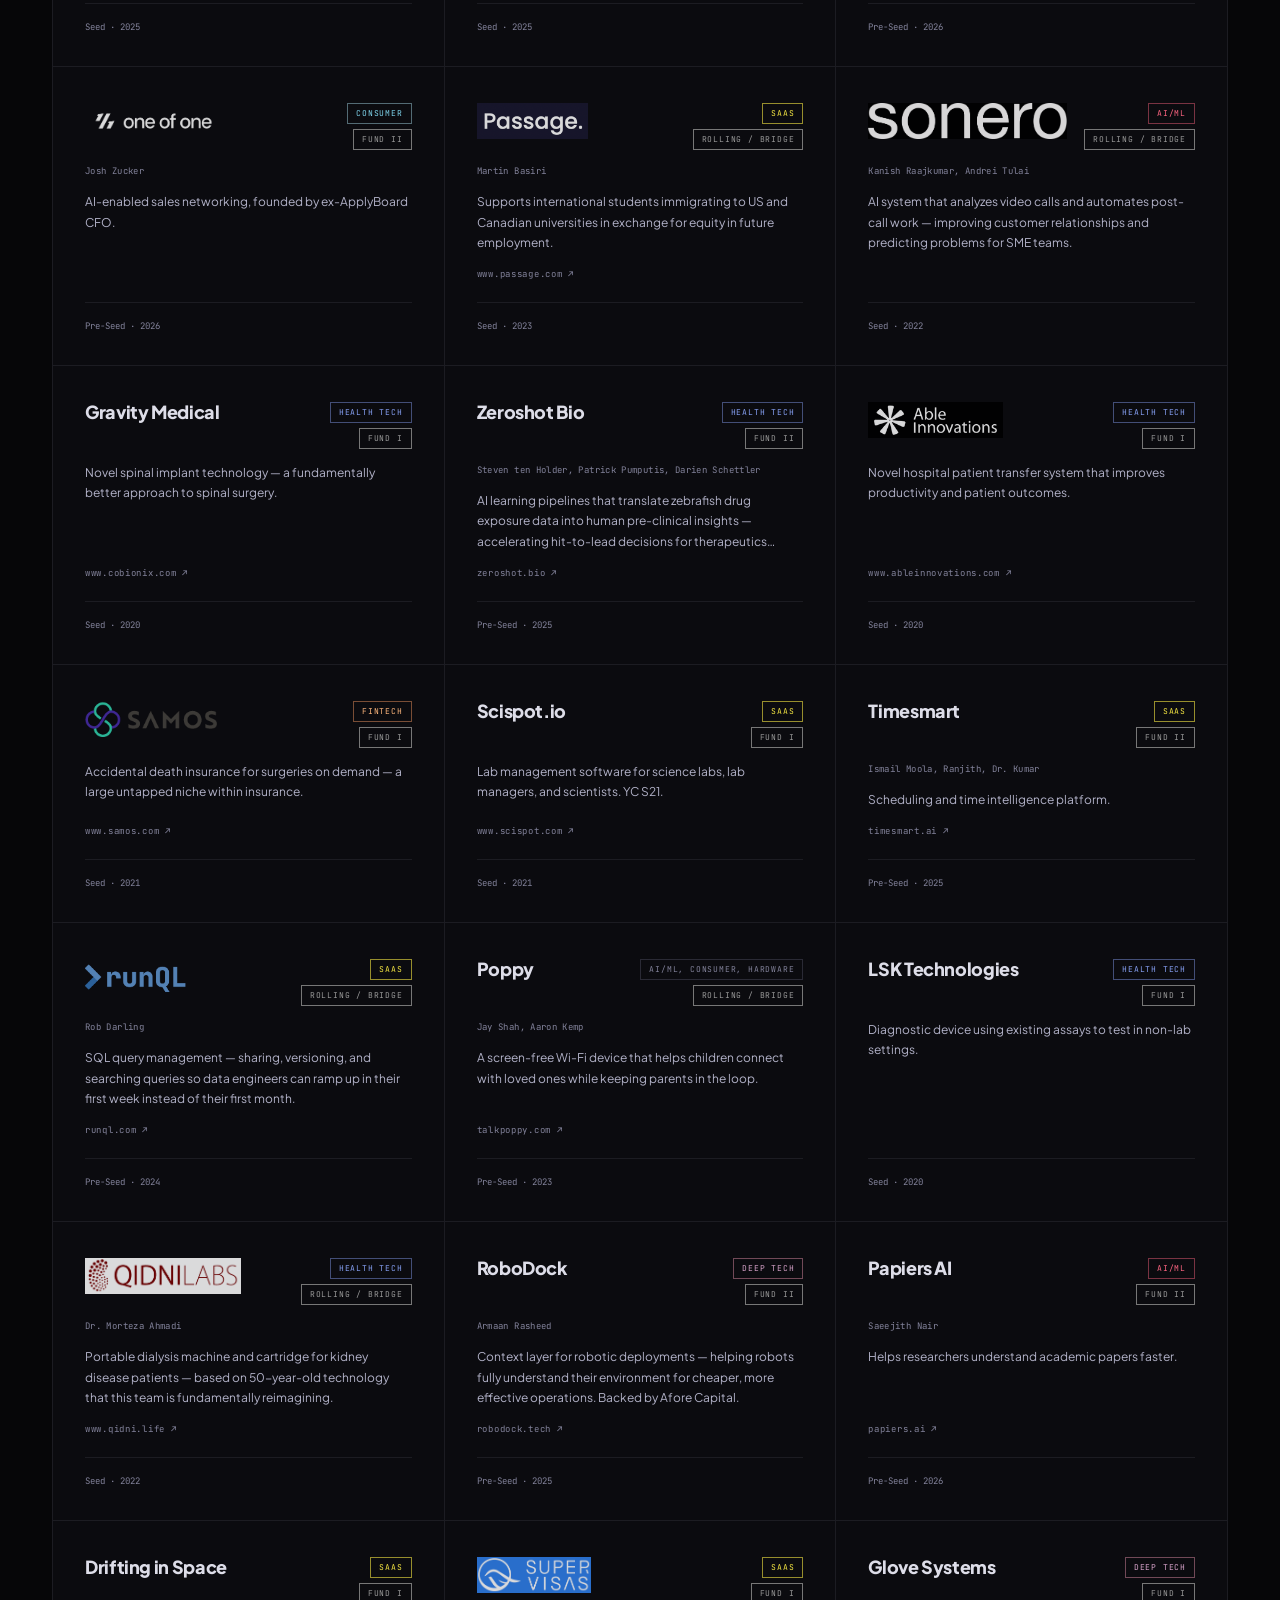
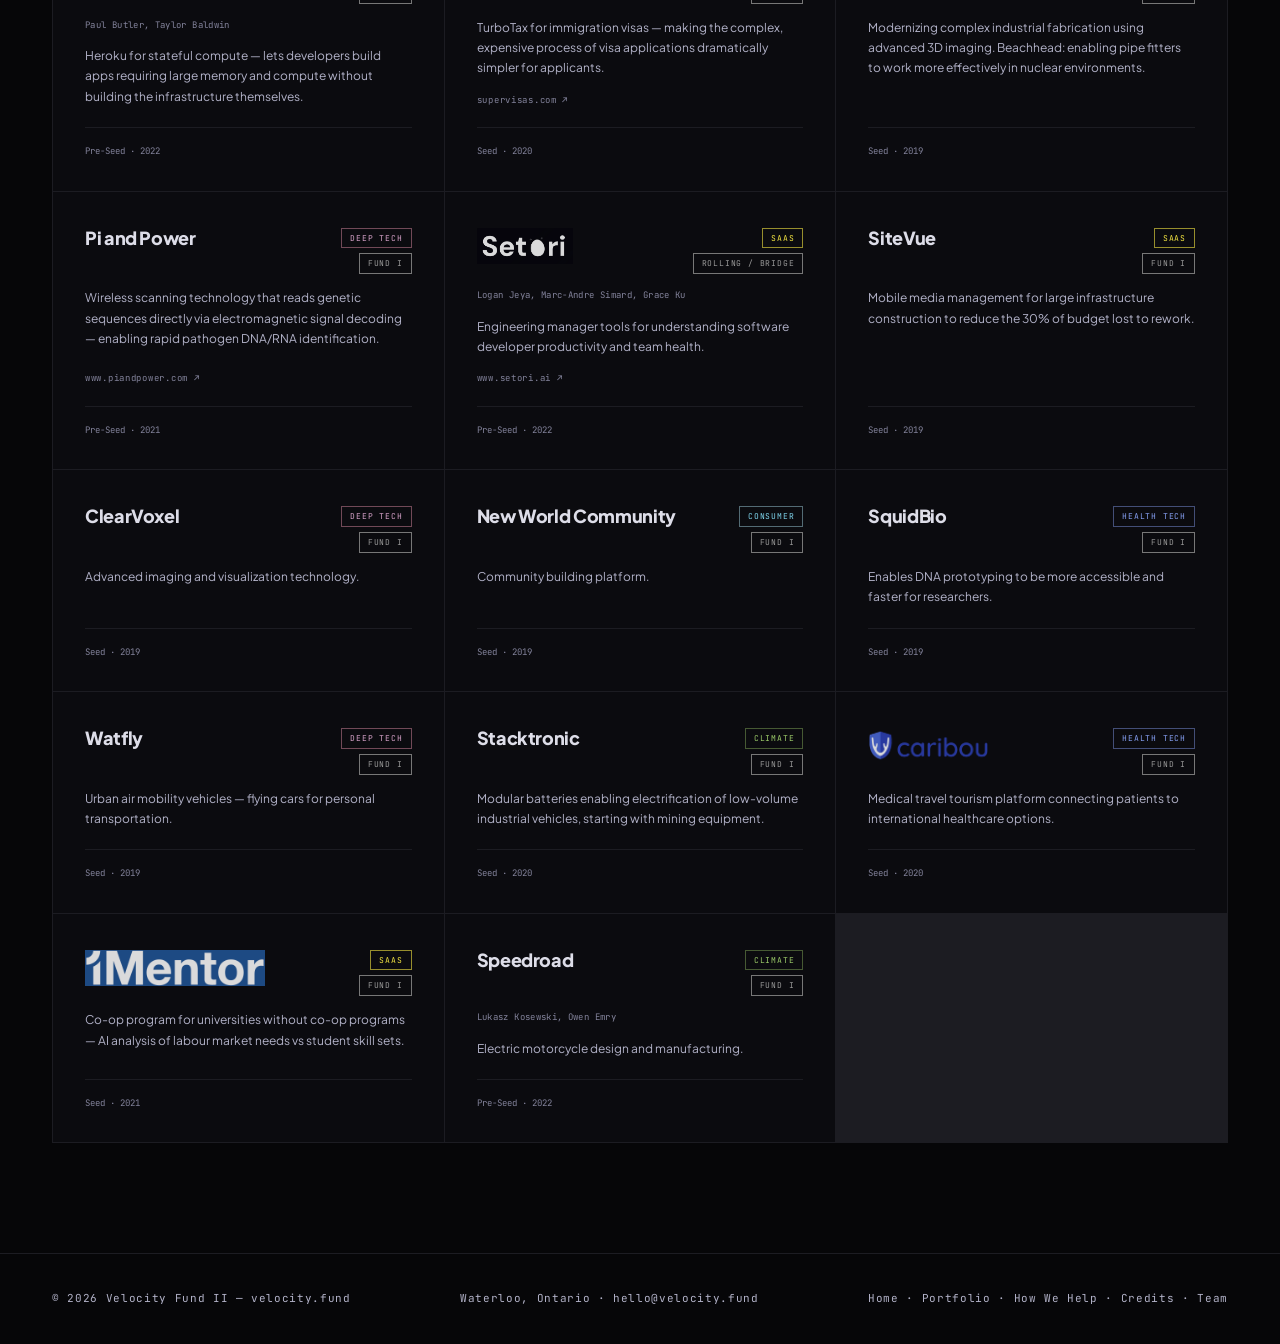
<file: portfolio.html>
<!DOCTYPE html>
<html lang="en">
<head>
  <meta charset="UTF-8">
  <meta http-equiv="Cache-Control" content="no-cache, no-store, must-revalidate">
  <meta http-equiv="Pragma" content="no-cache">
  <meta http-equiv="Expires" content="0">
  <meta name="viewport" content="width=device-width, initial-scale=1.0">
  <title>Portfolio — Velocity Fund</title>
  <meta name="description" content="74+ portfolio companies across 5 vintages. Pre-seed investments in technical founders from Waterloo and beyond.">
  <link rel="preconnect" href="https://fonts.googleapis.com">
  <link href="https://fonts.googleapis.com/css2?family=JetBrains+Mono:wght@300;400;500;600;700&family=Plus+Jakarta+Sans:ital,wght@0,300;0,400;0,500;0,600;0,700;0,800;1,400&display=swap" rel="stylesheet">
  <link rel="stylesheet" href="assets/css/main.css?v=2">
  <link rel="stylesheet" href="assets/css/portfolio.css?v=2">
</head>
<body>

<nav>
  <a href="index.html" class="nav-logo"><img src="assets/images/VF Logo - White@4x.png" alt="VelocityFund"></a>
  <ul>
    <li><a href="portfolio.html" class="active">Portfolio</a></li>
    <li><a href="how-we-help.html">How We Help</a></li>
    <li><a href="credits.html">Credits</a></li>
    <li><a href="team.html">Team</a></li>
    <li><a href="mailto:" class="nav-cta apply-mailto">Apply</a></li>
  </ul>
</nav>

<!-- PAGE HEADER -->
<div class="page-header">
  <div class="page-header-grid"></div>
  <div class="page-header-glow"></div>
  <div class="section-label">Portfolio</div>
  <h1>74 companies.</h1>
  <p>Every company we've backed — from the first $25k scout cheques to rounds we've led.</p>
</div>

<!-- FILTER BAR -->
<div class="filter-section">
  <div class="filter-inner">

    <div class="search-wrap">
      <svg width="14" height="14" viewBox="0 0 24 24" fill="none" stroke="currentColor" stroke-width="2"><circle cx="11" cy="11" r="8"/><path d="m21 21-4.35-4.35"/></svg>
      <input id="search" type="text" placeholder="Search companies…" autocomplete="off" spellcheck="false">
    </div>

    <div class="filter-dropdown" id="dd-fund">
      <button class="dropdown-trigger" onclick="toggleDropdown('dd-fund')">
        <span class="trigger-label">Fund</span>
        <span class="trigger-value">All</span>
        <span class="chevron"></span>
      </button>
      <div class="dropdown-menu">
        <button class="dropdown-option active" data-filter="fund" data-val="all">All Funds</button>
        <button class="dropdown-option" data-filter="fund" data-val="Fund I">Fund I</button>
        <button class="dropdown-option" data-filter="fund" data-val="Fund II">Fund II</button>
        <button class="dropdown-option" data-filter="fund" data-val="Rolling / Bridge">Rolling Fund</button>
      </div>
    </div>

    <div class="filter-dropdown" id="dd-sector">
      <button class="dropdown-trigger" onclick="toggleDropdown('dd-sector')">
        <span class="trigger-label">Sector</span>
        <span class="trigger-value">All</span>
        <span class="chevron"></span>
      </button>
      <div class="dropdown-menu">
        <button class="dropdown-option active" data-filter="sector" data-val="all">All Sectors</button>
        <button class="dropdown-option" data-filter="sector" data-val="SaaS">SaaS</button>
        <button class="dropdown-option" data-filter="sector" data-val="AI/ML">AI / ML</button>
        <button class="dropdown-option" data-filter="sector" data-val="Health Tech">Health Tech</button>
        <button class="dropdown-option" data-filter="sector" data-val="Deep Tech">Deep Tech</button>
        <button class="dropdown-option" data-filter="sector" data-val="Fintech">Fintech</button>
        <button class="dropdown-option" data-filter="sector" data-val="Climate">Climate</button>
        <button class="dropdown-option" data-filter="sector" data-val="Gaming">Gaming</button>
        <button class="dropdown-option" data-filter="sector" data-val="Consumer">Consumer</button>
      </div>
    </div>

    <div class="filter-dropdown" id="dd-location">
      <button class="dropdown-trigger" onclick="toggleDropdown('dd-location')">
        <span class="trigger-label">Location</span>
        <span class="trigger-value">All</span>
        <span class="chevron"></span>
      </button>
      <div class="dropdown-menu">
        <button class="dropdown-option active" data-filter="location" data-val="all">All Locations</button>
        <button class="dropdown-option" data-filter="location" data-val="Canada">Canada</button>
        <button class="dropdown-option" data-filter="location" data-val="United States">United States</button>
      </div>
    </div>

    <div class="filter-dropdown" id="dd-year">
      <button class="dropdown-trigger" onclick="toggleDropdown('dd-year')">
        <span class="trigger-label">Year</span>
        <span class="trigger-value">All</span>
        <span class="chevron"></span>
      </button>
      <div class="dropdown-menu">
        <button class="dropdown-option active" data-filter="year" data-val="all">All Years</button>
        <button class="dropdown-option" data-filter="year" data-val="2026">2026</button>
        <button class="dropdown-option" data-filter="year" data-val="2025">2025</button>
        <button class="dropdown-option" data-filter="year" data-val="2024">2024</button>
        <button class="dropdown-option" data-filter="year" data-val="2023">2023</button>
        <button class="dropdown-option" data-filter="year" data-val="2022">2022</button>
        <button class="dropdown-option" data-filter="year" data-val="2021">2021</button>
        <button class="dropdown-option" data-filter="year" data-val="2020">2020</button>
        <button class="dropdown-option" data-filter="year" data-val="2019">2019</button>
      </div>
    </div>

  </div>
</div>

<!-- RESULTS META -->
<div class="results-meta">
  <p class="results-count" id="resultsCount">Loading…</p>
</div>

<!-- GRID -->
<div class="portfolio-wrap">
  <div class="portfolio-grid-full" id="portfolioGrid"></div>
</div>

<footer>
  <p>© 2026 Velocity Fund II — velocity.fund</p>
  <p>Waterloo, Ontario · <a href="mailto:hello@velocity.fund">hello@velocity.fund</a></p>
  <p><a href="index.html">Home</a> · <a href="portfolio.html">Portfolio</a> · <a href="how-we-help.html">How We Help</a> · <a href="credits.html">Credits</a> · <a href="team.html">Team</a></p>
</footer>

<script src="assets/js/main.js"></script>
<script src="assets/js/portfolio-data.js"></script>
<script src="assets/js/portfolio.js"></script>
</body>
</html>
</file>
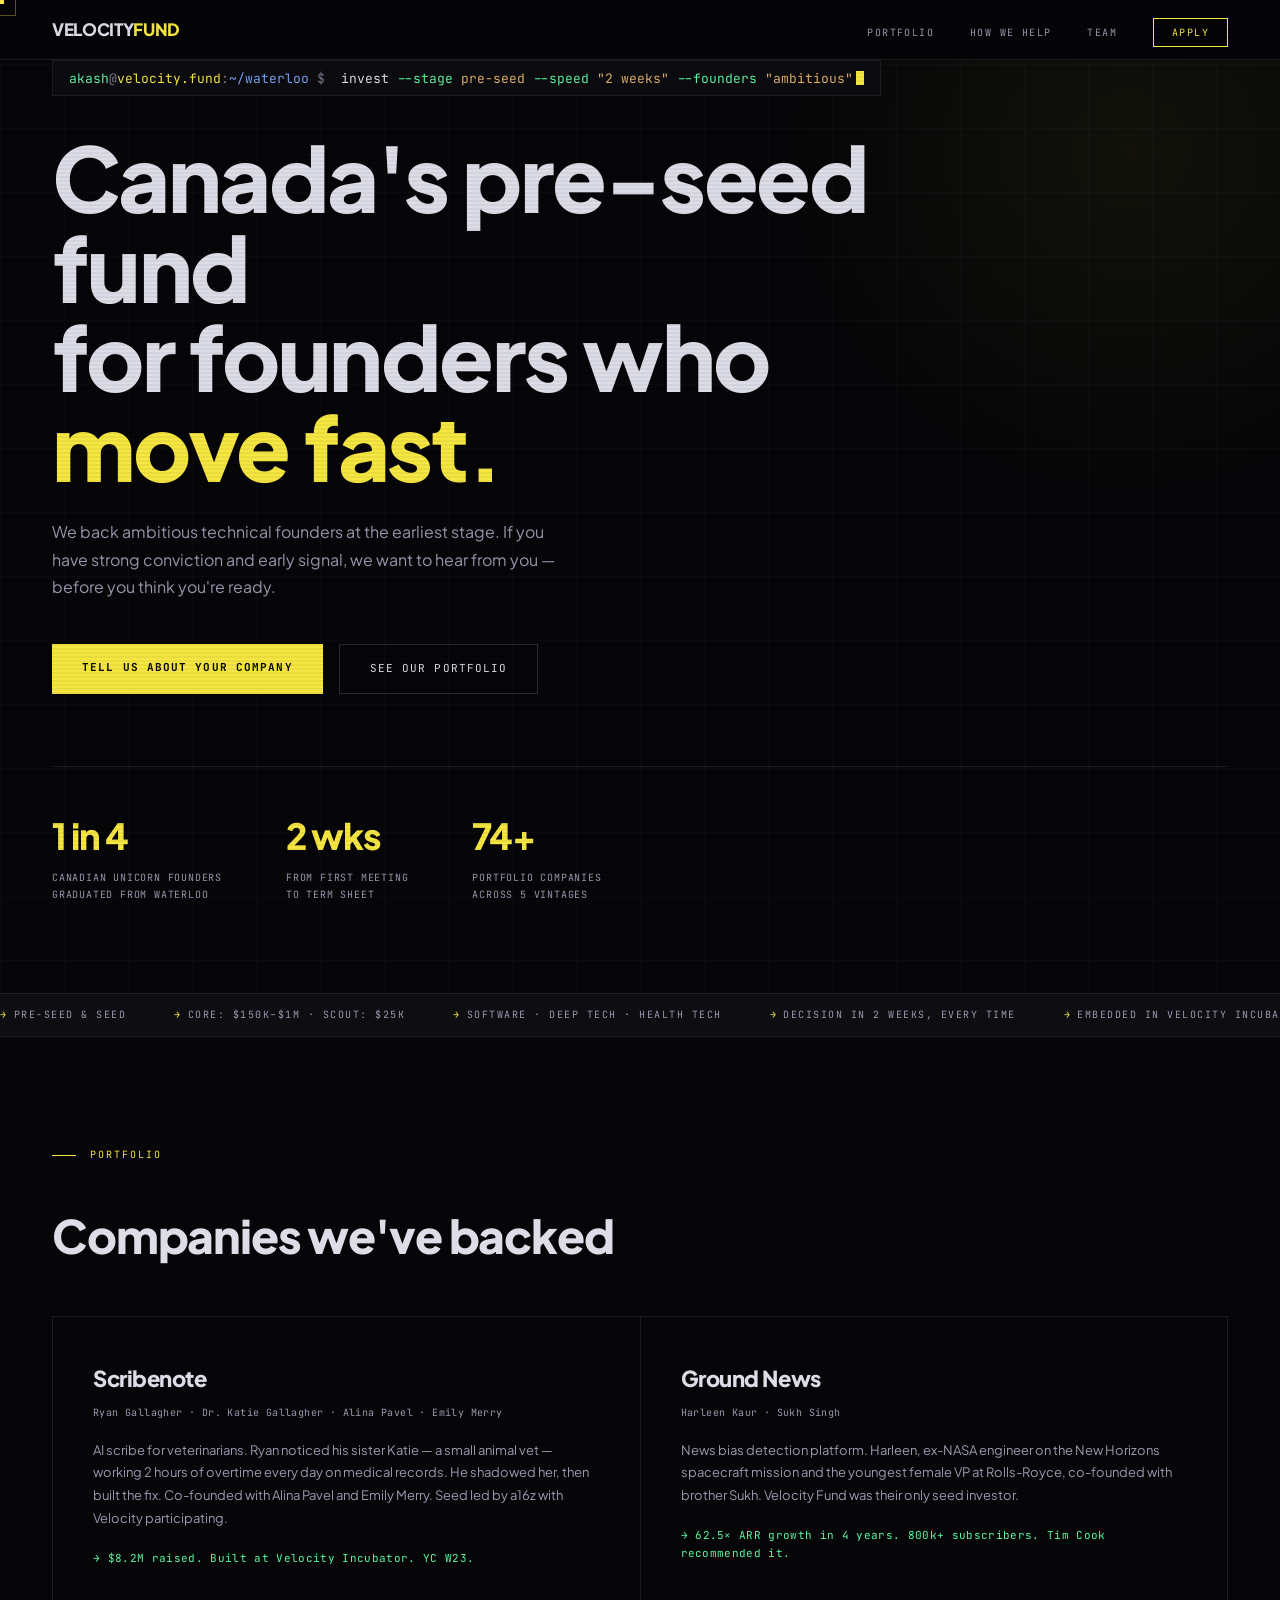
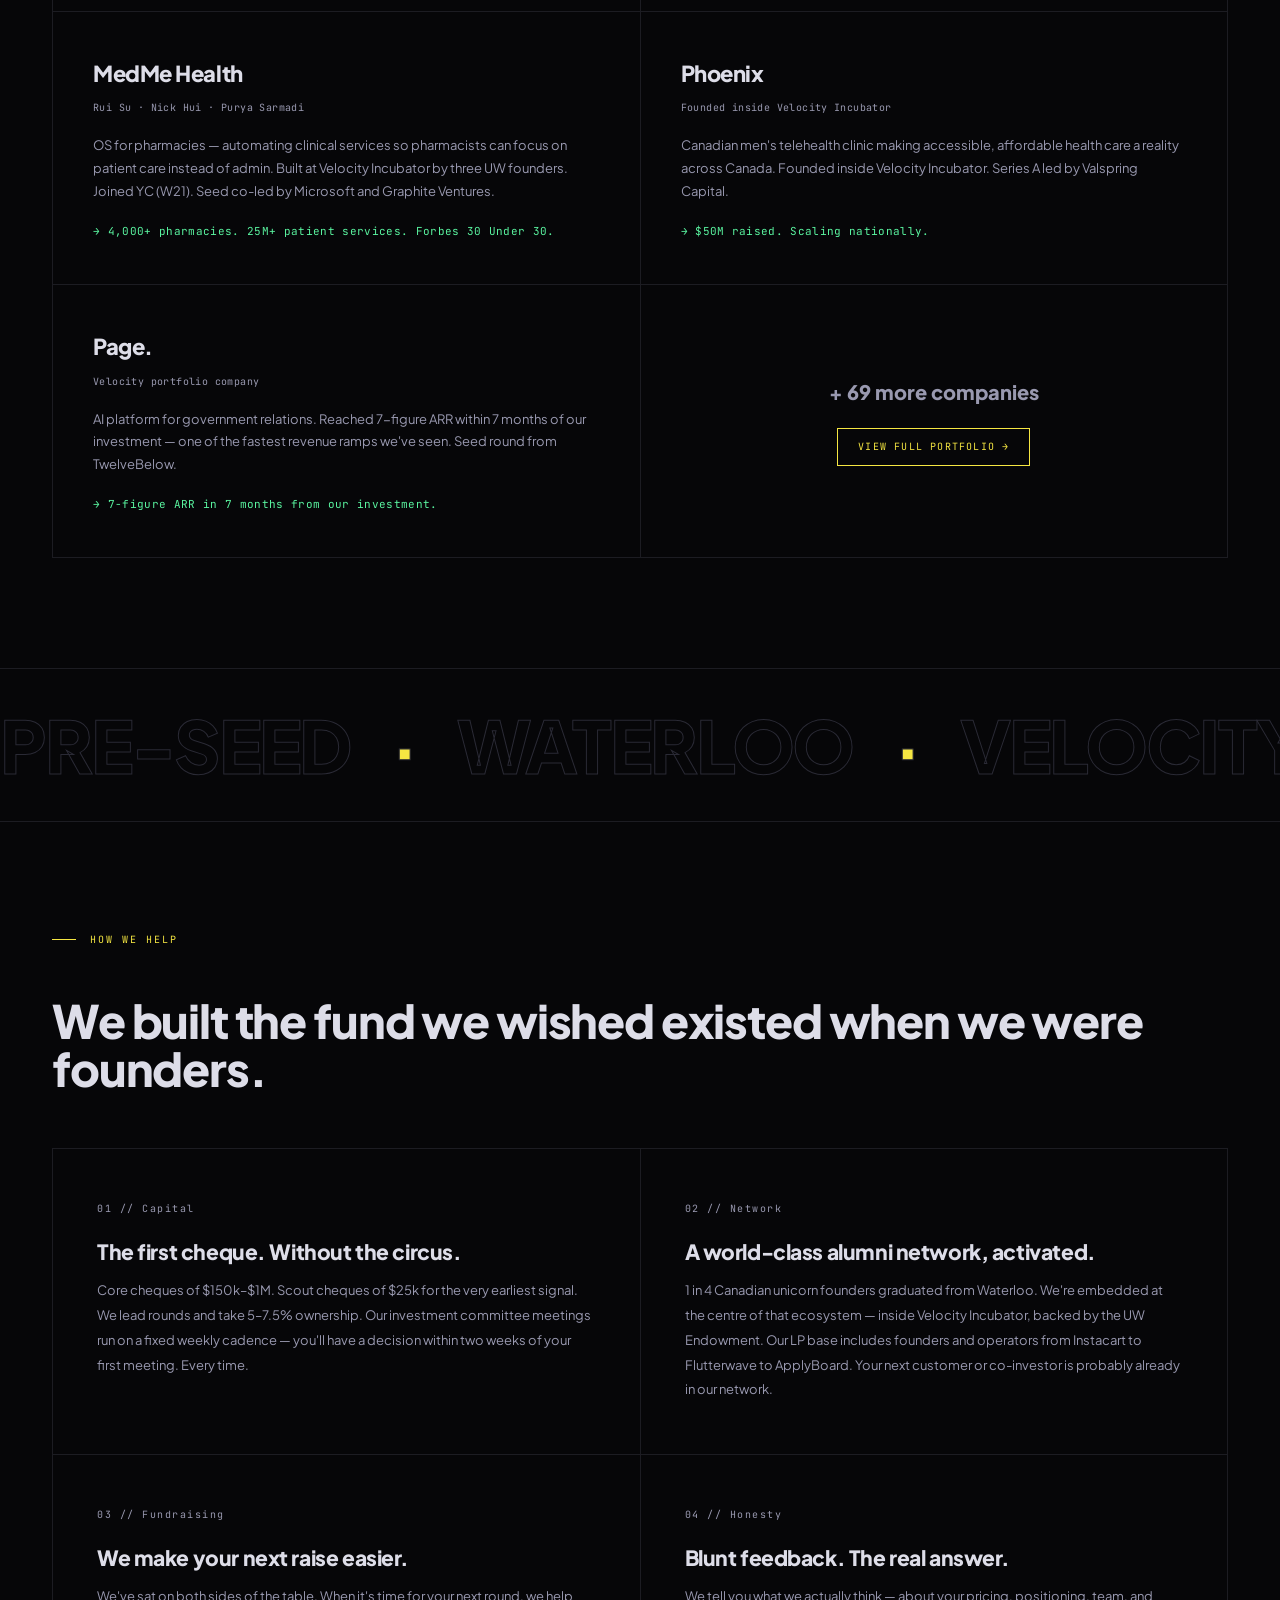
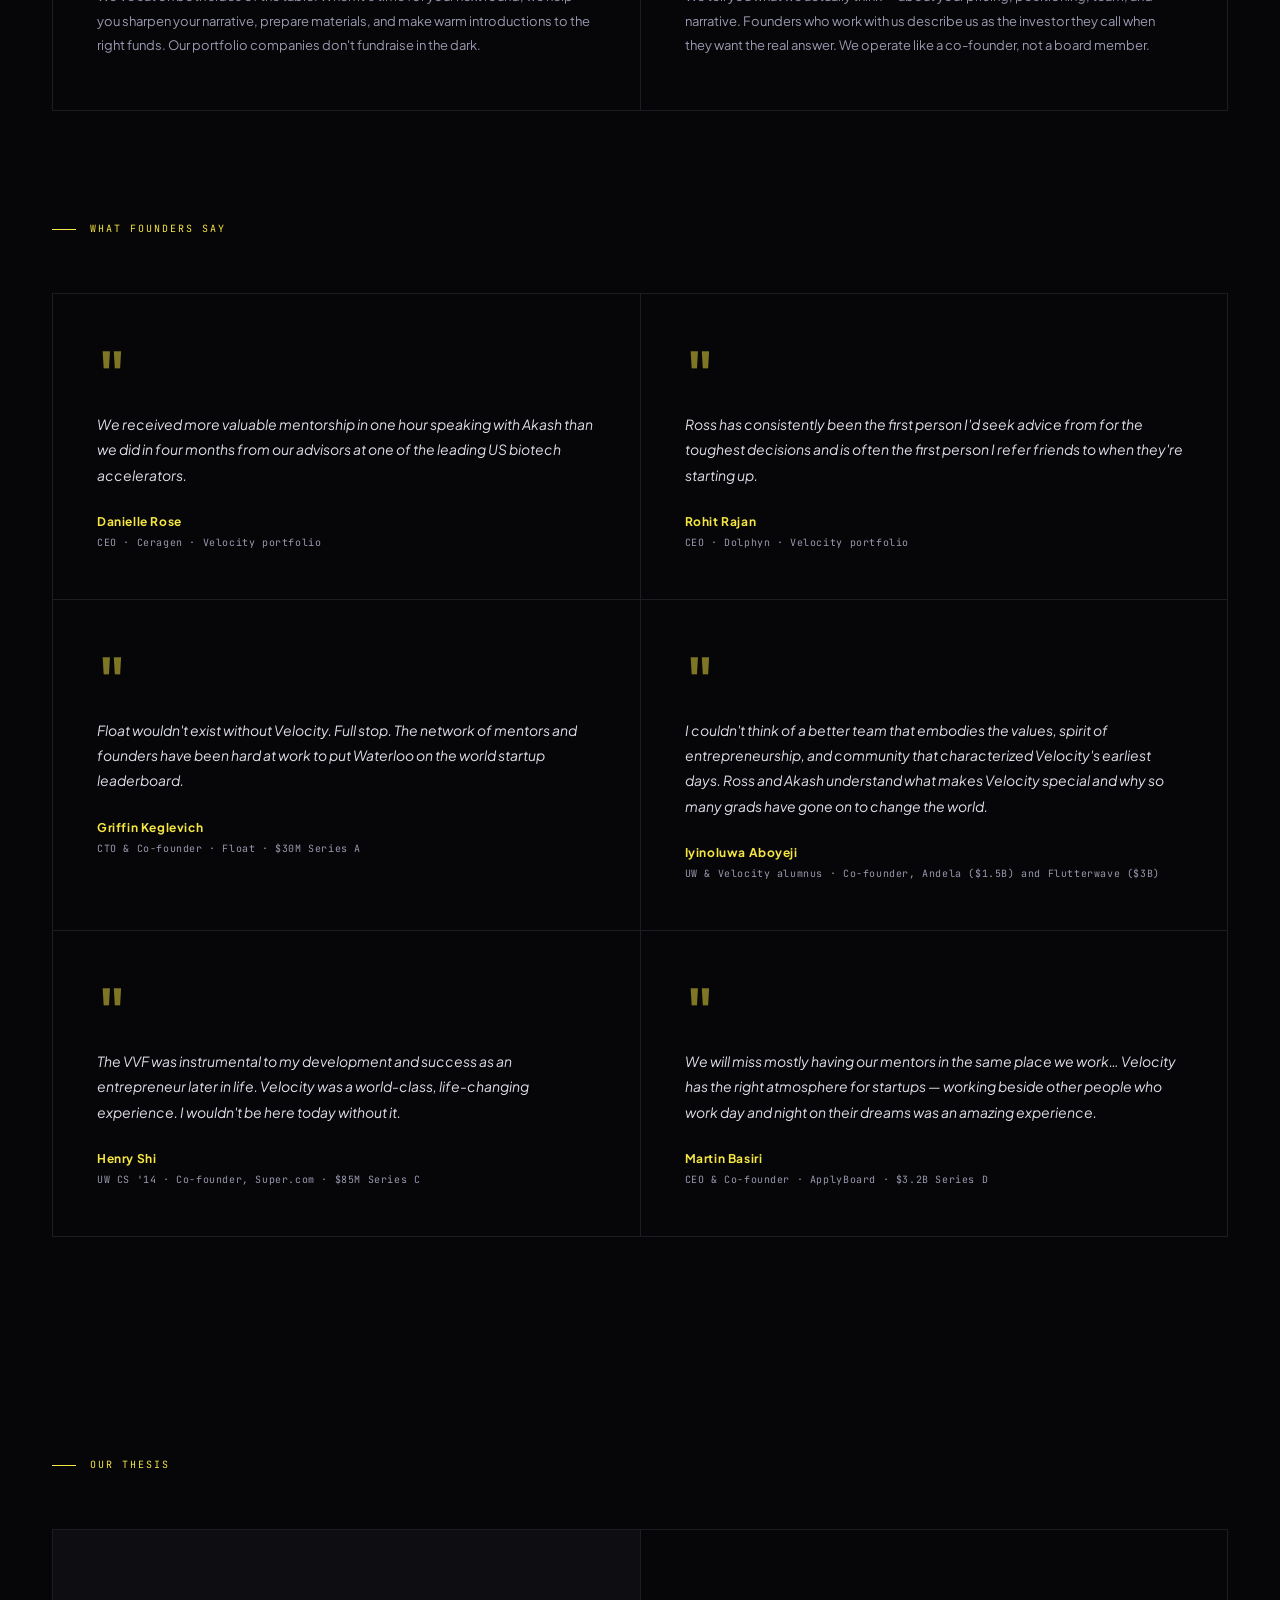
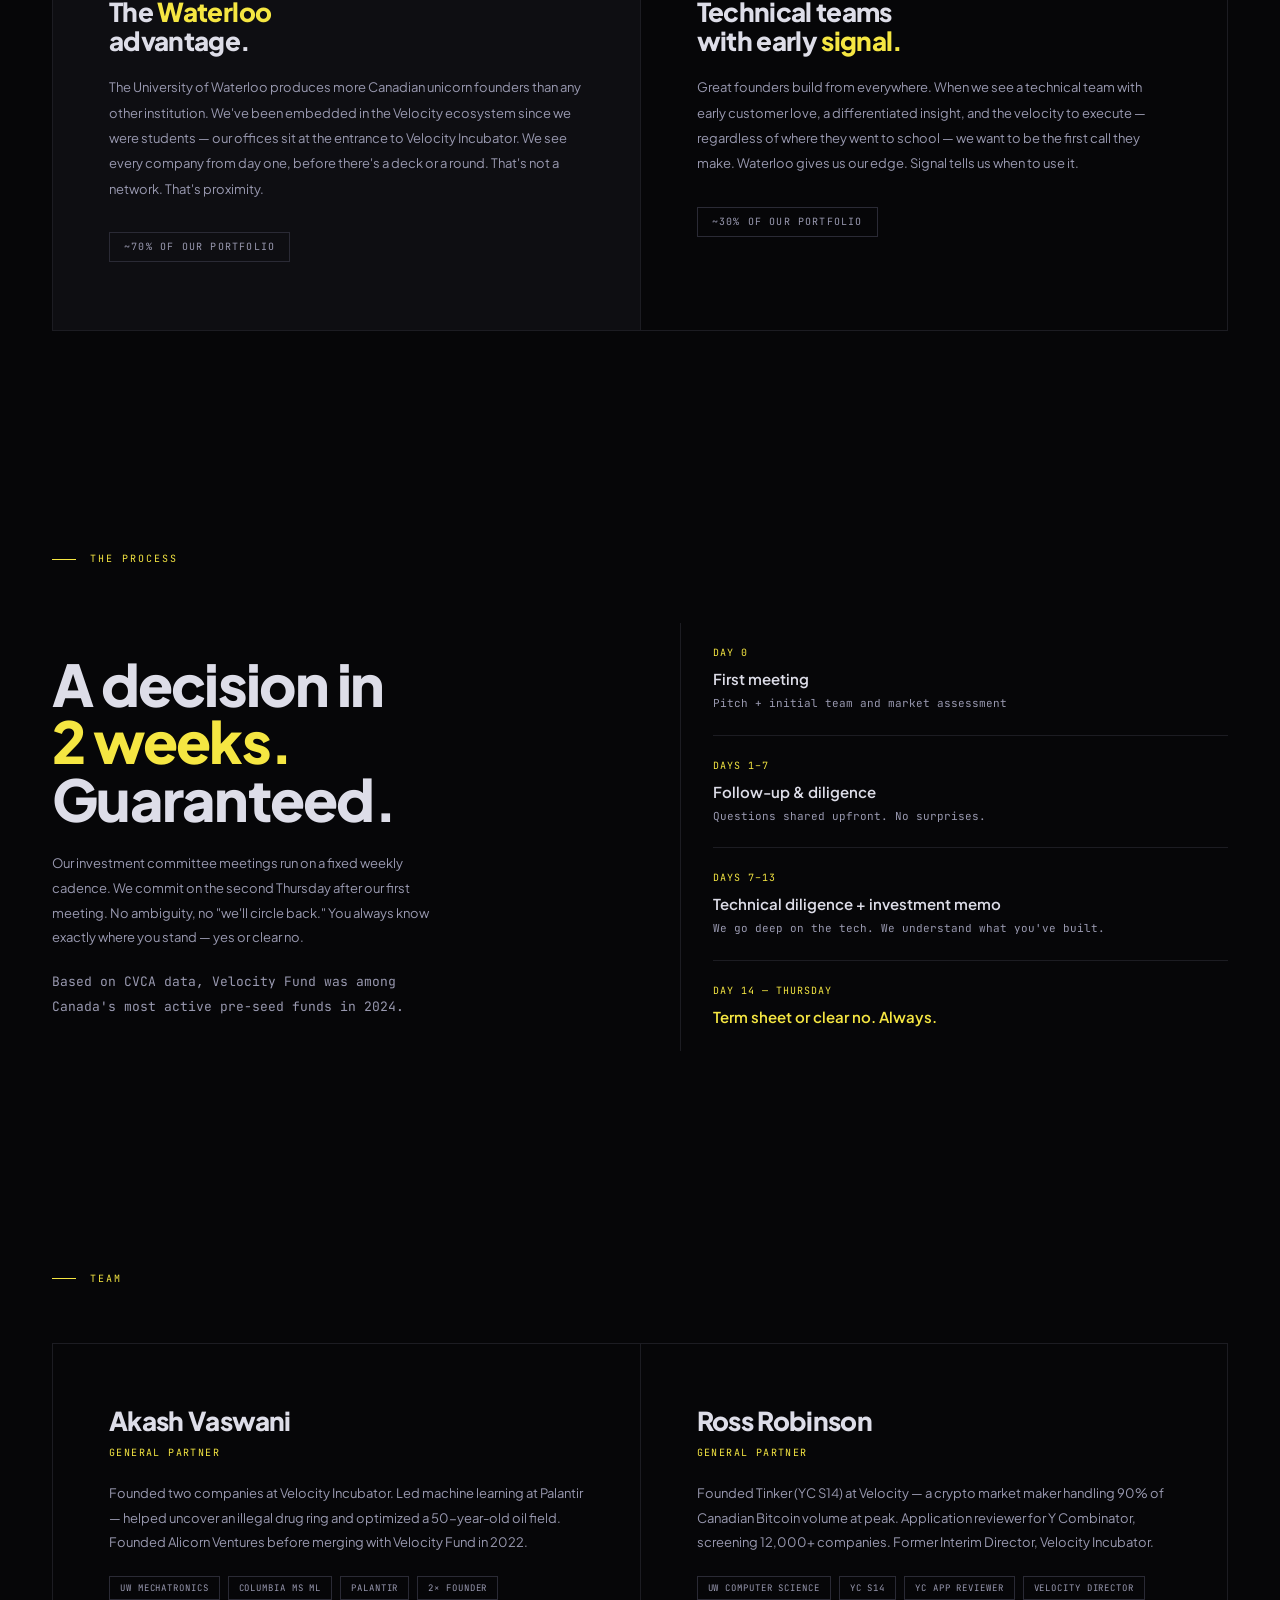
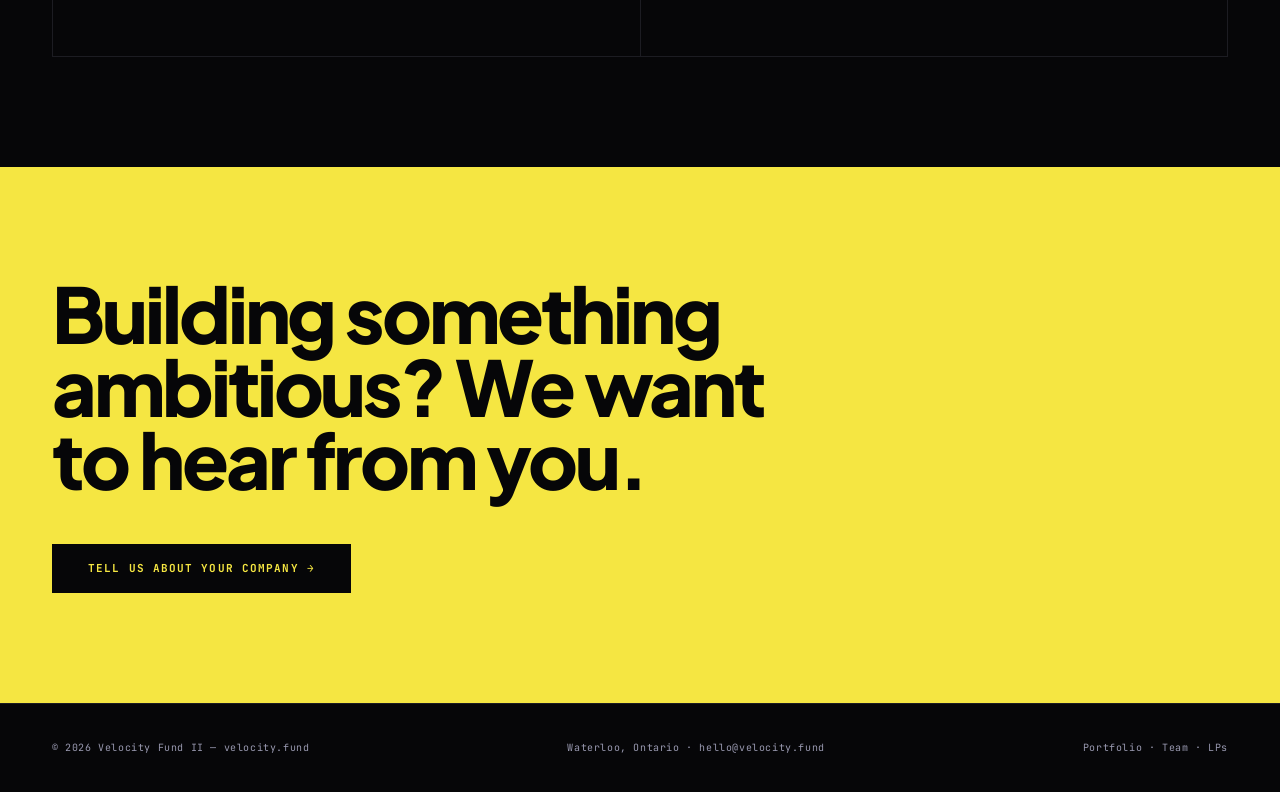
<file: v1-final.html>
<!DOCTYPE html>
<html lang="en">
<head>
<meta charset="UTF-8">
<meta name="viewport" content="width=device-width, initial-scale=1.0">
<title>Velocity Fund — Canada's Pre-Seed Fund for Founders Who Move Fast</title>
<link rel="preconnect" href="https://fonts.googleapis.com">
<link href="https://fonts.googleapis.com/css2?family=JetBrains+Mono:wght@300;400;500;600;700&family=Plus+Jakarta+Sans:ital,wght@0,300;0,400;0,500;0,600;0,700;0,800;1,400;1,600&display=swap" rel="stylesheet">
<style>
  :root {
    --black:   #060608;
    --surface: #0e0e12;
    --border:  #1c1c22;
    --borderB: #2a2a35;
    --yellow:  #f5e642;
    --green:   #5af5a0;
    --blue:    #7aa2f7;
    --text:    #dddde8;
    --muted:   #7a7a8c;
    --mid:     #9999b0;
  }

  * { margin:0; padding:0; box-sizing:border-box; }
  html { scroll-behavior:smooth; }

  body {
    background: var(--black);
    color: var(--text);
    font-family: 'Plus Jakarta Sans', sans-serif;
    font-size: 15px;
    line-height: 1.6;
    overflow-x: hidden;
    cursor: none;
  }

  /* scanline overlay */
  body::after {
    content:''; position:fixed; inset:0;
    background: repeating-linear-gradient(0deg, transparent, transparent 2px, rgba(0,0,0,0.045) 2px, rgba(0,0,0,0.045) 4px);
    pointer-events:none; z-index:100;
  }

  /* cursor */
  .cursor      { position:fixed; width:8px; height:8px; background:var(--yellow); pointer-events:none; z-index:9999; transform:translate(-50%,-50%); }
  .cursor-ring { position:fixed; width:32px; height:32px; border:1px solid var(--yellow); opacity:.35; pointer-events:none; z-index:9998; transform:translate(-50%,-50%); transition:all .12s ease; }

  /* ── NAV ── */
  nav {
    position:fixed; top:0; left:0; right:0; z-index:50;
    display:flex; justify-content:space-between; align-items:center;
    padding:0 52px; height:60px;
    border-bottom:1px solid var(--border);
    background:rgba(6,6,8,.96); backdrop-filter:blur(16px);
  }
  .nav-logo {
    font-family:'Plus Jakarta Sans',sans-serif; font-weight:800; font-size:17px;
    letter-spacing:-.02em; color:var(--text); text-decoration:none;
  }
  .nav-logo span { color:var(--yellow); }
  nav ul { list-style:none; display:flex; gap:36px; }
  nav a  { font-family:'JetBrains Mono',monospace; font-size:10px; letter-spacing:.14em; text-transform:uppercase; color:var(--mid); text-decoration:none; transition:color .2s; }
  nav a:hover { color:var(--yellow); }
  .nav-cta { border:1px solid var(--yellow) !important; color:var(--yellow) !important; padding:7px 18px; }
  .nav-cta:hover { background:var(--yellow) !important; color:var(--black) !important; }

  /* ── HERO ── */
  .hero {
    min-height:100vh; padding:0 52px 90px;
    display:flex; flex-direction:column; justify-content:center;
    padding-top:60px;
    position:relative; overflow:hidden;
  }
  .hero-grid {
    position:absolute; inset:0;
    background-image:
      linear-gradient(var(--border) 1px, transparent 1px),
      linear-gradient(90deg, var(--border) 1px, transparent 1px);
    background-size:64px 64px; opacity:.3;
    pointer-events:none;
  }
  .hero-glow {
    position:absolute; top:-200px; right:-200px; width:700px; height:700px;
    background:radial-gradient(circle, rgba(245,230,66,.05) 0%, transparent 70%);
    pointer-events:none;
  }

  /* ── SHELL PROMPT ── */
  .shell-prompt {
    font-family:'JetBrains Mono', monospace;
    font-size:13px; font-weight:400; line-height:1;
    margin-bottom:36px;
    opacity:0; animation:fadeUp .6s .2s forwards;
    display:inline-flex; align-items:center; flex-wrap:wrap;
    gap:0;
    background: rgba(14,14,18,0.85);
    border: 1px solid var(--border);
    padding: 10px 16px;
    width: fit-content;
    position: relative;
    z-index: 1;
  }
  /* top-left terminal dots */
  .shell-prompt::before {
    content: '● ● ●';
    position: absolute; top: -20px; left: 0;
    font-size: 8px; letter-spacing: 4px;
    color: var(--border);
  }
  .shell-ps1-user   { color: var(--green); }
  .shell-ps1-at     { color: var(--muted); }
  .shell-ps1-host   { color: var(--yellow); }
  .shell-ps1-colon  { color: var(--muted); }
  .shell-ps1-path   { color: var(--blue); }
  .shell-ps1-dollar { color: var(--muted); margin: 0 8px; }
  .shell-ps1-cmd    { color: var(--text); }
  .shell-ps1-flag   { color: var(--green); }
  .shell-ps1-arg    { color: #e0af68; }   /* amber — token colour */
  .shell-cursor-block {
    display:inline-block; width:8px; height:14px;
    background:var(--yellow); margin-left:3px; vertical-align:middle;
    animation:blink 1.1s step-end infinite;
  }
  @keyframes blink { 0%,100%{opacity:1} 50%{opacity:0} }

  /* ── HEADLINE — no clamp below 64px ── */
  .hero h1 {
    font-family: 'Plus Jakarta Sans', sans-serif;
    font-size: clamp(64px, 7vw, 96px);
    font-weight: 800;
    line-height: 1.0;
    letter-spacing: -0.025em;
    max-width: 920px;
    opacity:0; animation:fadeUp .8s .4s forwards;
    position: relative; z-index: 1;
  }
  .hero h1 em { font-style:normal; color:var(--yellow); }

  .hero-sub {
    margin-top:28px; position:relative; z-index:1;
    font-size:16px; font-weight:400;
    color:var(--mid); line-height:1.7; max-width:520px;
    opacity:0; animation:fadeUp .8s .6s forwards;
  }

  .hero-actions {
    display:flex; gap:16px; margin-top:44px;
    opacity:0; animation:fadeUp .8s .8s forwards;
    position:relative; z-index:1;
  }
  .btn-primary {
    background:var(--yellow); color:var(--black);
    font-family:'JetBrains Mono',monospace; font-size:11px; font-weight:700;
    letter-spacing:.1em; text-transform:uppercase; padding:15px 30px;
    border:none; text-decoration:none; cursor:none; display:inline-block;
    transition:transform .15s, box-shadow .15s;
  }
  .btn-primary:hover { transform:translate(-2px,-2px); box-shadow:4px 4px 0 rgba(245,230,66,.3); }
  .btn-ghost {
    background:transparent; color:var(--text);
    font-family:'JetBrains Mono',monospace; font-size:11px;
    letter-spacing:.1em; text-transform:uppercase; padding:15px 30px;
    border:1px solid var(--borderB); text-decoration:none; cursor:none; display:inline-block;
    transition:border-color .2s, color .2s;
  }
  .btn-ghost:hover { border-color:var(--muted); color:var(--yellow); }

  .hero-stats {
    display:flex; gap:64px; margin-top:72px;
    padding-top:40px; border-top:1px solid var(--border);
    opacity:0; animation:fadeUp .8s 1s forwards;
    position:relative; z-index:1;
  }
  .stat-num   { font-family:'Plus Jakarta Sans',sans-serif; font-size:36px; font-weight:800; color:var(--yellow); letter-spacing:-.03em; }
  .stat-label { font-family:'JetBrains Mono',monospace; font-size:10px; color:var(--mid); letter-spacing:.08em; text-transform:uppercase; margin-top:6px; line-height:1.65; }

  /* ── TICKER ── */
  .ticker { border-top:1px solid var(--border); border-bottom:1px solid var(--border); padding:13px 0; overflow:hidden; background:var(--surface); }
  .ticker-inner { display:flex; gap:48px; animation:scroll 32s linear infinite; white-space:nowrap; }
  .ticker-item  { font-family:'JetBrains Mono',monospace; font-size:10px; letter-spacing:.15em; text-transform:uppercase; color:var(--mid); flex-shrink:0; }
  .ticker-item span { color:var(--yellow); margin-right:6px; }
  @keyframes scroll { from{transform:translateX(0)} to{transform:translateX(-50%)} }

  /* ── SECTIONS ── */
  section { padding:110px 52px; position:relative; }
  .section-label {
    font-family:'JetBrains Mono',monospace;
    font-size:10px; letter-spacing:.2em; text-transform:uppercase; color:var(--yellow);
    margin-bottom:48px; display:flex; align-items:center; gap:14px;
  }
  .section-label::before { content:''; display:inline-block; width:24px; height:1px; background:var(--yellow); }
  .section-h2 {
    font-family:'Plus Jakarta Sans',sans-serif;
    font-size: clamp(36px, 3.6vw, 52px);
    font-weight:800; letter-spacing:-.025em; line-height:1.05;
  }

  /* ── PORTFOLIO GRID ── */
  .portfolio-grid {
    display:grid; grid-template-columns:repeat(2,1fr);
    gap:1px; background:var(--border); border:1px solid var(--border); margin-top:56px;
  }
  .portfolio-card {
    background:var(--black); padding:44px 40px;
    transition:background .2s; position:relative; overflow:hidden;
  }
  .portfolio-card::before {
    content:''; position:absolute; top:0; left:0; width:2px; height:0;
    background:var(--yellow); transition:height .3s;
  }
  .portfolio-card:hover::before { height:100%; }
  .portfolio-card:hover { background:var(--surface); }

  .co-name { font-family:'Plus Jakarta Sans',sans-serif; font-size:22px; font-weight:800; letter-spacing:-.02em; margin-bottom:8px; }
  .co-founders {
    font-family:'JetBrains Mono',monospace; font-size:10px; color:var(--mid);
    letter-spacing:.04em; margin-bottom:18px; line-height:1.7;
  }
  .co-founders span { color:var(--mid); }
  .co-desc    { font-size:13px; font-weight:400; color:var(--mid); line-height:1.75; }
  .co-outcome {
    margin-top:20px; font-family:'JetBrains Mono',monospace;
    font-size:11px; color:var(--green); letter-spacing:.03em; line-height:1.6;
  }
  .co-outcome::before { content:'→ '; }

  /* ── HOW WE HELP ── */
  .help-grid { display:grid; grid-template-columns:repeat(2,1fr); gap:1px; background:var(--border); border:1px solid var(--border); margin-top:56px; }
  .help-card  { background:var(--black); padding:52px 44px; transition:background .2s; }
  .help-card:hover { background:var(--surface); }
  .help-num   { font-family:'JetBrains Mono',monospace; font-size:10px; color:var(--mid); letter-spacing:.15em; margin-bottom:22px; }
  .help-title { font-family:'Plus Jakarta Sans',sans-serif; font-size:21px; font-weight:800; letter-spacing:-.02em; line-height:1.2; margin-bottom:14px; }
  .help-body  { font-size:13px; font-weight:400; color:var(--mid); line-height:1.9; }

  /* ── TESTIMONIALS ── */
  .testimonials-grid { display:grid; grid-template-columns:repeat(2,1fr); gap:1px; background:var(--border); border:1px solid var(--border); margin-top:56px; }
  .testimonial-card  { background:var(--black); padding:48px 44px; transition:background .2s; }
  .testimonial-card:hover { background:var(--surface); }
  .quote-mark  { font-family:'Plus Jakarta Sans',sans-serif; font-size:56px; font-weight:800; color:var(--yellow); line-height:1; margin-bottom:14px; opacity:.5; }
  .quote-text  { font-size:14px; font-weight:400; font-style:italic; color:var(--text); line-height:1.8; margin-bottom:24px; }
  .quote-attr  { font-family:'JetBrains Mono',monospace; font-size:10px; color:var(--mid); letter-spacing:.06em; line-height:1.7; }
  .quote-attr strong { font-family:'Plus Jakarta Sans',sans-serif; font-size:12px; font-weight:700; color:var(--yellow); font-style:normal; display:block; margin-bottom:2px; }

  /* ── THESIS ── */
  .thesis-split { display:grid; grid-template-columns:1fr 1fr; gap:1px; background:var(--border); border:1px solid var(--border); margin-top:56px; }
  .thesis-panel { background:var(--black); padding:68px 56px; }
  .thesis-panel.active { background:var(--surface); }
  .thesis-panel h3 { font-family:'Plus Jakarta Sans',sans-serif; font-size:26px; font-weight:800; letter-spacing:-.025em; line-height:1.1; margin-bottom:20px; }
  .thesis-panel h3 em { font-style:normal; color:var(--yellow); }
  .thesis-panel p  { font-size:13px; color:var(--mid); line-height:1.95; }
  .thesis-tag { display:inline-block; margin-top:30px; font-family:'JetBrains Mono',monospace; font-size:10px; letter-spacing:.12em; text-transform:uppercase; border:1px solid var(--borderB); padding:6px 14px; color:var(--mid); }

  /* ── SPEED ── */
  .speed-container { display:grid; grid-template-columns:1fr 1fr; gap:80px; align-items:center; margin-top:56px; }
  .speed-left h2 { font-family:'Plus Jakarta Sans',sans-serif; font-size:clamp(44px,4.5vw,62px); font-weight:800; line-height:1.0; letter-spacing:-.03em; margin-bottom:24px; }
  .speed-left h2 em { font-style:normal; color:var(--yellow); }
  .speed-left p  { font-size:13px; color:var(--mid); line-height:1.9; max-width:400px; }
  .speed-note    { font-family:'JetBrains Mono',monospace; font-size:10px; color:var(--muted); margin-top:20px; line-height:1.7; }
  .timeline      { padding-left:32px; border-left:1px solid var(--border); }
  .timeline-item { padding:22px 0; border-bottom:1px solid var(--border); }
  .timeline-item:last-child { border-bottom:none; }
  .t-day   { font-family:'JetBrains Mono',monospace; font-size:10px; color:var(--yellow); letter-spacing:.1em; text-transform:uppercase; margin-bottom:6px; }
  .t-label { font-family:'Plus Jakarta Sans',sans-serif; font-size:15px; font-weight:600; color:var(--text); }
  .t-note  { font-family:'JetBrains Mono',monospace; font-size:11px; color:var(--mid); margin-top:4px; }

  /* ── TEAM ── */
  .team-grid { display:grid; grid-template-columns:1fr 1fr; gap:1px; background:var(--border); border:1px solid var(--border); margin-top:56px; }
  .team-card { background:var(--black); padding:56px; transition:background .2s; }
  .team-card:hover { background:var(--surface); }
  .team-name { font-family:'Plus Jakarta Sans',sans-serif; font-size:26px; font-weight:800; letter-spacing:-.025em; margin-bottom:4px; }
  .team-role { font-family:'JetBrains Mono',monospace; font-size:10px; color:var(--yellow); letter-spacing:.14em; text-transform:uppercase; margin-bottom:20px; }
  .team-bio  { font-size:13px; color:var(--mid); line-height:1.85; }
  .team-tags { display:flex; flex-wrap:wrap; gap:8px; margin-top:22px; }
  .tag { font-family:'JetBrains Mono',monospace; font-size:9px; letter-spacing:.1em; text-transform:uppercase; border:1px solid var(--borderB); padding:4px 10px; color:var(--mid); }

  /* ── MARQUEE ── */
  .marquee-divider { overflow:hidden; border-top:1px solid var(--border); border-bottom:1px solid var(--border); padding:18px 0; }
  .marquee-inner { display:flex; gap:40px; animation:scroll 22s linear infinite; }
  .marquee-word { font-family:'Plus Jakarta Sans',sans-serif; font-size:72px; font-weight:800; letter-spacing:-.03em; color:transparent; -webkit-text-stroke:1px var(--borderB); white-space:nowrap; flex-shrink:0; }
  .marquee-word.filled { -webkit-text-stroke:none; color:var(--yellow); }

  /* ── CTA ── */
  .cta-section { background:var(--yellow); padding:110px 52px; }
  .cta-section h2 { font-family:'Plus Jakarta Sans',sans-serif; font-size:clamp(44px,6vw,78px); font-weight:800; color:var(--black); letter-spacing:-.04em; line-height:.95; max-width:720px; margin-bottom:48px; }
  .btn-dark { background:var(--black); color:var(--yellow); font-family:'JetBrains Mono',monospace; font-size:11px; font-weight:700; letter-spacing:.1em; text-transform:uppercase; padding:16px 36px; border:none; text-decoration:none; cursor:none; display:inline-block; transition:transform .15s, box-shadow .15s; }
  .btn-dark:hover { transform:translate(-2px,-2px); box-shadow:4px 4px 0 rgba(0,0,0,.25); }

  /* ── FOOTER ── */
  footer { padding:36px 52px; border-top:1px solid var(--border); display:flex; justify-content:space-between; align-items:center; flex-wrap:wrap; gap:12px; }
  footer p { font-family:'JetBrains Mono',monospace; font-size:10px; color:var(--mid); letter-spacing:.06em; }
  footer a { color:var(--mid); text-decoration:none; transition:color .2s; }
  footer a:hover { color:var(--yellow); }

  /* ── UTILS ── */
  @keyframes fadeUp { from{opacity:0;transform:translateY(20px)} to{opacity:1;transform:none} }
  .reveal { opacity:0; transform:translateY(28px); transition:opacity .7s ease, transform .7s ease; }
  .reveal.visible { opacity:1; transform:none; }

  @media (max-width:900px){
    nav { padding:0 20px; }
    nav ul { display:none; }
    .hero, section { padding-left:24px; padding-right:24px; }
    .hero h1 { font-size:54px; }
    .portfolio-grid,.help-grid,.testimonials-grid,.thesis-split,.speed-container,.team-grid { grid-template-columns:1fr; }
    .hero-stats { gap:32px; flex-wrap:wrap; }
    .speed-container { gap:48px; }
    footer { flex-direction:column; align-items:flex-start; }
  }
</style>
</head>
<body>

<div class="cursor" id="cursor"></div>
<div class="cursor-ring" id="cursorRing"></div>

<!-- NAV -->
<nav>
  <a href="/" class="nav-logo">Velocity<span>Fund</span></a>
  <ul>
    <li><a href="#portfolio">Portfolio</a></li>
    <li><a href="#how">How We Help</a></li>
    <li><a href="#team">Team</a></li>
    <li><a href="#apply" class="nav-cta">Apply</a></li>
  </ul>
</nav>

<!-- HERO -->
<section class="hero">
  <div class="hero-grid"></div>
  <div class="hero-glow"></div>

  <!-- shell prompt -->
  <div class="shell-prompt">
    <span class="shell-ps1-user">akash</span><span class="shell-ps1-at">@</span><span class="shell-ps1-host">velocity.fund</span><span class="shell-ps1-colon">:</span><span class="shell-ps1-path">~/waterloo</span><span class="shell-ps1-dollar">$</span>&nbsp;<span class="shell-ps1-cmd">invest</span>&nbsp;<span class="shell-ps1-flag">--stage</span>&nbsp;<span class="shell-ps1-arg">pre-seed</span>&nbsp;<span class="shell-ps1-flag">--speed</span>&nbsp;<span class="shell-ps1-arg">"2 weeks"</span>&nbsp;<span class="shell-ps1-flag">--founders</span>&nbsp;<span class="shell-ps1-arg">"ambitious"</span><span class="shell-cursor-block"></span>
  </div>

  <h1>Canada's pre-seed fund<br>for founders who<br><em>move fast.</em></h1>

  <p class="hero-sub">We back ambitious technical founders at the earliest stage. If you have strong conviction and early signal, we want to hear from you — before you think you're ready.</p>

  <div class="hero-actions">
    <a href="#apply" class="btn-primary">Tell Us About Your Company</a>
    <a href="#portfolio" class="btn-ghost">See Our Portfolio</a>
  </div>

  <div class="hero-stats">
    <div>
      <div class="stat-num">1 in 4</div>
      <div class="stat-label">Canadian unicorn founders<br>graduated from Waterloo</div>
    </div>
    <div>
      <div class="stat-num">2 wks</div>
      <div class="stat-label">From first meeting<br>to term sheet</div>
    </div>
    <div>
      <div class="stat-num">74+</div>
      <div class="stat-label">Portfolio companies<br>across 5 vintages</div>
    </div>
  </div>
</section>

<!-- TICKER -->
<div class="ticker">
  <div class="ticker-inner">
    <span class="ticker-item"><span>→</span>Pre-Seed &amp; Seed</span>
    <span class="ticker-item"><span>→</span>Core: $150k–$1M · Scout: $25k</span>
    <span class="ticker-item"><span>→</span>Software · Deep Tech · Health Tech</span>
    <span class="ticker-item"><span>→</span>Decision in 2 weeks, every time</span>
    <span class="ticker-item"><span>→</span>Embedded in Velocity Incubator</span>
    <span class="ticker-item"><span>→</span>Backed by UW Endowment Fund</span>
    <span class="ticker-item"><span>→</span>Pre-Seed &amp; Seed</span>
    <span class="ticker-item"><span>→</span>Core: $150k–$1M · Scout: $25k</span>
    <span class="ticker-item"><span>→</span>Software · Deep Tech · Health Tech</span>
    <span class="ticker-item"><span>→</span>Decision in 2 weeks, every time</span>
    <span class="ticker-item"><span>→</span>Embedded in Velocity Incubator</span>
    <span class="ticker-item"><span>→</span>Backed by UW Endowment Fund</span>
  </div>
</div>

<!-- PORTFOLIO -->
<section id="portfolio">
  <div class="section-label">Portfolio</div>
  <h2 class="section-h2 reveal">Companies we've backed</h2>
  <div class="portfolio-grid reveal">

    <div class="portfolio-card">
      <div class="co-name">Scribenote</div>
      <div class="co-founders">Ryan Gallagher · Dr. Katie Gallagher · Alina Pavel · Emily Merry</div>
      <div class="co-desc">AI scribe for veterinarians. Ryan noticed his sister Katie — a small animal vet — working 2 hours of overtime every day on medical records. He shadowed her, then built the fix. Co-founded with Alina Pavel and Emily Merry. Seed led by a16z with Velocity participating.</div>
      <div class="co-outcome">$8.2M raised. Built at Velocity Incubator. YC W23.</div>
    </div>

    <div class="portfolio-card">
      <div class="co-name">Ground News</div>
      <div class="co-founders">Harleen Kaur · Sukh Singh</div>
      <div class="co-desc">News bias detection platform. Harleen, ex-NASA engineer on the New Horizons spacecraft mission and the youngest female VP at Rolls-Royce, co-founded with brother Sukh. Velocity Fund was their only seed investor.</div>
      <div class="co-outcome">62.5× ARR growth in 4 years. 800k+ subscribers. Tim Cook recommended it.</div>
    </div>

    <div class="portfolio-card">
      <div class="co-name">MedMe Health</div>
      <div class="co-founders">Rui Su · Nick Hui · Purya Sarmadi</div>
      <div class="co-desc">OS for pharmacies — automating clinical services so pharmacists can focus on patient care instead of admin. Built at Velocity Incubator by three UW founders. Joined YC (W21). Seed co-led by Microsoft and Graphite Ventures.</div>
      <div class="co-outcome">4,000+ pharmacies. 25M+ patient services. Forbes 30 Under 30.</div>
    </div>

    <div class="portfolio-card">
      <div class="co-name">Phoenix</div>
      <div class="co-founders">Founded inside Velocity Incubator</div>
      <div class="co-desc">Canadian men's telehealth clinic making accessible, affordable health care a reality across Canada. Founded inside Velocity Incubator. Series A led by Valspring Capital.</div>
      <div class="co-outcome">$50M raised. Scaling nationally.</div>
    </div>

    <div class="portfolio-card">
      <div class="co-name">Page.</div>
      <div class="co-founders">Velocity portfolio company</div>
      <div class="co-desc">AI platform for government relations. Reached 7-figure ARR within 7 months of our investment — one of the fastest revenue ramps we've seen. Seed round from TwelveBelow.</div>
      <div class="co-outcome">7-figure ARR in 7 months from our investment.</div>
    </div>

    <div class="portfolio-card" style="display:flex;align-items:center;justify-content:center;flex-direction:column;gap:20px;min-height:220px;">
      <div style="font-family:'Plus Jakarta Sans',sans-serif;font-size:20px;font-weight:800;color:var(--mid);">+ 69 more companies</div>
      <a href="https://velocity.fund/portfolio"
        style="font-family:'JetBrains Mono',monospace;font-size:10px;letter-spacing:.12em;text-transform:uppercase;color:var(--yellow);border:1px solid var(--yellow);padding:10px 20px;text-decoration:none;transition:background .2s,color .2s;"
        onmouseenter="this.style.background='var(--yellow)';this.style.color='var(--black)'"
        onmouseleave="this.style.background='transparent';this.style.color='var(--yellow)'">
        View Full Portfolio →
      </a>
    </div>

  </div>
</section>

<!-- MARQUEE -->
<div class="marquee-divider">
  <div class="marquee-inner">
    <span class="marquee-word">PRE-SEED</span><span class="marquee-word filled">·</span>
    <span class="marquee-word">WATERLOO</span><span class="marquee-word filled">·</span>
    <span class="marquee-word">VELOCITY</span><span class="marquee-word filled">·</span>
    <span class="marquee-word">PRE-SEED</span><span class="marquee-word filled">·</span>
    <span class="marquee-word">WATERLOO</span><span class="marquee-word filled">·</span>
    <span class="marquee-word">VELOCITY</span><span class="marquee-word filled">·</span>
  </div>
</div>

<!-- HOW WE HELP -->
<section id="how">
  <div class="section-label">How We Help</div>
  <h2 class="section-h2 reveal">We built the fund we wished existed when we were founders.</h2>
  <div class="help-grid reveal">

    <div class="help-card">
      <div class="help-num">01 // Capital</div>
      <div class="help-title">The first cheque. Without the circus.</div>
      <div class="help-body">Core cheques of $150k–$1M. Scout cheques of $25k for the very earliest signal. We lead rounds and take 5–7.5% ownership. Our investment committee meetings run on a fixed weekly cadence — you'll have a decision within two weeks of your first meeting. Every time.</div>
    </div>

    <div class="help-card">
      <div class="help-num">02 // Network</div>
      <div class="help-title">A world-class alumni network, activated.</div>
      <div class="help-body">1 in 4 Canadian unicorn founders graduated from Waterloo. We're embedded at the centre of that ecosystem — inside Velocity Incubator, backed by the UW Endowment. Our LP base includes founders and operators from Instacart to Flutterwave to ApplyBoard. Your next customer or co-investor is probably already in our network.</div>
    </div>

    <div class="help-card">
      <div class="help-num">03 // Fundraising</div>
      <div class="help-title">We make your next raise easier.</div>
      <div class="help-body">We've sat on both sides of the table. When it's time for your next round, we help you sharpen your narrative, prepare materials, and make warm introductions to the right funds. Our portfolio companies don't fundraise in the dark.</div>
    </div>

    <div class="help-card">
      <div class="help-num">04 // Honesty</div>
      <div class="help-title">Blunt feedback. The real answer.</div>
      <div class="help-body">We tell you what we actually think — about your pricing, positioning, team, and narrative. Founders who work with us describe us as the investor they call when they want the real answer. We operate like a co-founder, not a board member.</div>
    </div>

  </div>
</section>

<!-- TESTIMONIALS -->
<section style="padding-top:0;">
  <div class="section-label">What Founders Say</div>
  <div class="testimonials-grid reveal">

    <div class="testimonial-card">
      <div class="quote-mark">"</div>
      <div class="quote-text">We received more valuable mentorship in one hour speaking with Akash than we did in four months from our advisors at one of the leading US biotech accelerators.</div>
      <div class="quote-attr"><strong>Danielle Rose</strong>CEO · Ceragen · Velocity portfolio</div>
    </div>

    <div class="testimonial-card">
      <div class="quote-mark">"</div>
      <div class="quote-text">Ross has consistently been the first person I'd seek advice from for the toughest decisions and is often the first person I refer friends to when they're starting up.</div>
      <div class="quote-attr"><strong>Rohit Rajan</strong>CEO · Dolphyn · Velocity portfolio</div>
    </div>

    <div class="testimonial-card">
      <div class="quote-mark">"</div>
      <div class="quote-text">Float wouldn't exist without Velocity. Full stop. The network of mentors and founders have been hard at work to put Waterloo on the world startup leaderboard.</div>
      <div class="quote-attr"><strong>Griffin Keglevich</strong>CTO &amp; Co-founder · Float · $30M Series A</div>
    </div>

    <div class="testimonial-card">
      <div class="quote-mark">"</div>
      <div class="quote-text">I couldn't think of a better team that embodies the values, spirit of entrepreneurship, and community that characterized Velocity's earliest days. Ross and Akash understand what makes Velocity special and why so many grads have gone on to change the world.</div>
      <div class="quote-attr"><strong>Iyinoluwa Aboyeji</strong>UW &amp; Velocity alumnus · Co-founder, Andela ($1.5B) and Flutterwave ($3B)</div>
    </div>

    <div class="testimonial-card">
      <div class="quote-mark">"</div>
      <div class="quote-text">The VVF was instrumental to my development and success as an entrepreneur later in life. Velocity was a world-class, life-changing experience. I wouldn't be here today without it.</div>
      <div class="quote-attr"><strong>Henry Shi</strong>UW CS '14 · Co-founder, Super.com · $85M Series C</div>
    </div>

    <div class="testimonial-card">
      <div class="quote-mark">"</div>
      <div class="quote-text">We will miss mostly having our mentors in the same place we work… Velocity has the right atmosphere for startups — working beside other people who work day and night on their dreams was an amazing experience.</div>
      <div class="quote-attr"><strong>Martin Basiri</strong>CEO &amp; Co-founder · ApplyBoard · $3.2B Series D</div>
    </div>

  </div>
</section>

<!-- THESIS -->
<section>
  <div class="section-label">Our Thesis</div>
  <div class="thesis-split reveal">
    <div class="thesis-panel active">
      <h3>The <em>Waterloo</em><br>advantage.</h3>
      <p>The University of Waterloo produces more Canadian unicorn founders than any other institution. We've been embedded in the Velocity ecosystem since we were students — our offices sit at the entrance to Velocity Incubator. We see every company from day one, before there's a deck or a round. That's not a network. That's proximity.</p>
      <span class="thesis-tag">~70% of our portfolio</span>
    </div>
    <div class="thesis-panel">
      <h3>Technical teams<br>with early <em>signal.</em></h3>
      <p>Great founders build from everywhere. When we see a technical team with early customer love, a differentiated insight, and the velocity to execute — regardless of where they went to school — we want to be the first call they make. Waterloo gives us our edge. Signal tells us when to use it.</p>
      <span class="thesis-tag">~30% of our portfolio</span>
    </div>
  </div>
</section>

<!-- SPEED / PROCESS -->
<section>
  <div class="section-label">The Process</div>
  <div class="speed-container">
    <div class="speed-left reveal">
      <h2>A decision in<br><em>2 weeks.</em><br>Guaranteed.</h2>
      <p>Our investment committee meetings run on a fixed weekly cadence. We commit on the second Thursday after our first meeting. No ambiguity, no "we'll circle back." You always know exactly where you stand — yes or clear no.</p>
      <p class="speed-note">Based on CVCA data, Velocity Fund was among Canada's most active pre-seed funds in 2024.</p>
    </div>
    <div class="timeline reveal">
      <div class="timeline-item">
        <div class="t-day">Day 0</div>
        <div class="t-label">First meeting</div>
        <div class="t-note">Pitch + initial team and market assessment</div>
      </div>
      <div class="timeline-item">
        <div class="t-day">Days 1–7</div>
        <div class="t-label">Follow-up &amp; diligence</div>
        <div class="t-note">Questions shared upfront. No surprises.</div>
      </div>
      <div class="timeline-item">
        <div class="t-day">Days 7–13</div>
        <div class="t-label">Technical diligence + investment memo</div>
        <div class="t-note">We go deep on the tech. We understand what you've built.</div>
      </div>
      <div class="timeline-item">
        <div class="t-day">Day 14 — Thursday</div>
        <div class="t-label" style="color:var(--yellow);">Term sheet or clear no. Always.</div>
      </div>
    </div>
  </div>
</section>

<!-- TEAM -->
<section id="team">
  <div class="section-label">Team</div>
  <div class="team-grid reveal">
    <div class="team-card">
      <div class="team-name">Akash Vaswani</div>
      <div class="team-role">General Partner</div>
      <div class="team-bio">Founded two companies at Velocity Incubator. Led machine learning at Palantir — helped uncover an illegal drug ring and optimized a 50-year-old oil field. Founded Alicorn Ventures before merging with Velocity Fund in 2022.</div>
      <div class="team-tags">
        <span class="tag">UW Mechatronics</span>
        <span class="tag">Columbia MS ML</span>
        <span class="tag">Palantir</span>
        <span class="tag">2× Founder</span>
      </div>
    </div>
    <div class="team-card">
      <div class="team-name">Ross Robinson</div>
      <div class="team-role">General Partner</div>
      <div class="team-bio">Founded Tinker (YC S14) at Velocity — a crypto market maker handling 90% of Canadian Bitcoin volume at peak. Application reviewer for Y Combinator, screening 12,000+ companies. Former Interim Director, Velocity Incubator.</div>
      <div class="team-tags">
        <span class="tag">UW Computer Science</span>
        <span class="tag">YC S14</span>
        <span class="tag">YC App Reviewer</span>
        <span class="tag">Velocity Director</span>
      </div>
    </div>
  </div>
</section>

<!-- CTA -->
<section class="cta-section" id="apply">
  <h2>Building something ambitious? We want to hear from you.</h2>
  <a href="https://velocity.fund/tell-us-about-your-company" class="btn-dark">Tell Us About Your Company →</a>
</section>

<footer>
  <p>© 2026 Velocity Fund II — velocity.fund</p>
  <p>Waterloo, Ontario · <a href="mailto:hello@velocity.fund">hello@velocity.fund</a></p>
  <p><a href="/portfolio">Portfolio</a> · <a href="/team">Team</a> · <a href="/partnership">LPs</a></p>
</footer>

<script>
  // cursor
  const cur  = document.getElementById('cursor');
  const ring = document.getElementById('cursorRing');
  document.addEventListener('mousemove', e => {
    cur.style.left  = e.clientX + 'px'; cur.style.top  = e.clientY + 'px';
    setTimeout(() => { ring.style.left = e.clientX + 'px'; ring.style.top = e.clientY + 'px'; }, 80);
  });
  document.querySelectorAll('a,button').forEach(el => {
    el.addEventListener('mouseenter', () => { ring.style.transform = 'translate(-50%,-50%) scale(1.8)'; ring.style.opacity = '.8'; });
    el.addEventListener('mouseleave', () => { ring.style.transform = 'translate(-50%,-50%) scale(1)';   ring.style.opacity = '.35'; });
  });

  // scroll reveal
  const obs = new IntersectionObserver(
    es => es.forEach(e => { if (e.isIntersecting) e.target.classList.add('visible'); }),
    { threshold: .08 }
  );
  document.querySelectorAll('.reveal').forEach(el => obs.observe(el));
</script>
</body>
</html>
</file>
<file: assets/css/main.css>
/* ─────────────────────────────────────────
   Velocity Fund — main.css
   Shared tokens, reset, nav, footer, utils
───────────────────────────────────────── */

/* TOKENS */
:root {
  --black:   #060608;
  --surface: #0e0e12;
  --card:    #0b0b0f;
  --border:  #1c1c22;
  --borderB: #2a2a35;
  --yellow:  #f5e642;
  --green:   #5af5a0;
  --blue:    #7aa2f7;
  --red:     #ff6b6b;
  --text:    #dddde8;
  --mid:     #b2b2c8; /* higher contrast */
  --muted:   #83839b; /* higher contrast on dark background */
}

/* RESET */
*, *::before, *::after { margin: 0; padding: 0; box-sizing: border-box; }
html { scroll-behavior: smooth; }
body {
  background: var(--black);
  color: var(--text);
  font-family: 'Plus Jakarta Sans', sans-serif;
  font-size: 15px;
  line-height: 1.6;
  overflow-x: hidden;
  cursor: auto;
}

/* SCANLINE */
body::after {
  content: '';
  position: fixed; inset: 0;
  background: repeating-linear-gradient(
    0deg,
    transparent, transparent 2px,
    rgba(0,0,0,0.045) 2px, rgba(0,0,0,0.045) 4px
  );
  pointer-events: none;
  z-index: 100;
}

/* CURSOR */
.cursor,
.cursor-ring {
  display: none !important;
}

/* NAV */
nav {
  position: fixed; top: 0; left: 0; right: 0; z-index: 50;
  display: flex; justify-content: space-between; align-items: center;
  padding: 0 52px; height: 60px;
  border-bottom: 1px solid var(--border);
  background: rgba(6,6,8,.96);
  backdrop-filter: blur(16px);
}
.nav-logo {
  font-family: 'Plus Jakarta Sans', sans-serif;
  font-weight: 800; font-size: 17px; letter-spacing: -.02em;
  color: var(--text); text-decoration: none;
}
.nav-logo span { color: var(--yellow); }
.nav-logo img { height: 28px; width: auto; display: block; transition: filter .2s; }
.nav-logo:hover img { filter: brightness(0) saturate(100%) invert(93%) sepia(42%) saturate(900%) hue-rotate(5deg) brightness(103%); }
nav ul { list-style: none; display: flex; gap: 36px; }
nav a {
  font-family: 'JetBrains Mono', monospace;
  font-size: 11px; letter-spacing: .14em; text-transform: uppercase;
  color: var(--mid); text-decoration: none; transition: color .2s;
}
nav a:hover, nav a.active { color: var(--yellow); }
.nav-cta {
  border: 1px solid var(--yellow) !important;
  color: var(--yellow) !important;
  padding: 7px 18px;
}
.nav-cta:hover {
  background: var(--yellow) !important;
  color: var(--black) !important;
}

/* PAGE HEADER (inner pages) */
.page-header {
  padding: 120px 52px 0;
  position: relative; overflow: hidden;
}
.page-header-grid {
  position: absolute; inset: 0;
  background-image:
    linear-gradient(var(--border) 1px, transparent 1px),
    linear-gradient(90deg, var(--border) 1px, transparent 1px);
  background-size: 64px 64px; opacity: .25; pointer-events: none;
}
.page-header-glow {
  position: absolute; top: -100px; right: -100px;
  width: 600px; height: 600px;
  background: radial-gradient(circle, rgba(245,230,66,.04) 0%, transparent 70%);
  pointer-events: none;
}
.page-header h1 {
  font-family: 'Plus Jakarta Sans', sans-serif;
  font-size: clamp(48px, 6vw, 80px);
  font-weight: 800; letter-spacing: -.03em; line-height: 1.0;
  position: relative; z-index: 1;
}
.page-header h1 em { font-style: normal; color: var(--yellow); }
.page-header p {
  margin-top: 20px; font-size: 15px; color: var(--mid);
  max-width: 540px; line-height: 1.75;
  position: relative; z-index: 1;
}

/* SECTION LABEL */
.section-label {
  font-family: 'JetBrains Mono', monospace;
  font-size: 11px; letter-spacing: .2em; text-transform: uppercase;
  color: var(--yellow); margin-bottom: 20px;
  display: flex; align-items: center; gap: 14px;
  position: relative; z-index: 1;
}
.section-label::before {
  content: '';
  display: inline-block; width: 24px; height: 1px;
  background: var(--yellow);
}

/* SECTION BASE */
section { padding: 80px 52px; position: relative; }

/* SECTION H2 */
.section-h2 {
  font-family: 'Plus Jakarta Sans', sans-serif;
  font-size: clamp(36px, 3.6vw, 52px);
  font-weight: 800; letter-spacing: -.025em; line-height: 1.05;
}
.section-h2 em { font-style: normal; color: var(--yellow); }

/* TAGS */
.tag {
  font-family: 'JetBrains Mono', monospace;
  font-size: 11px; letter-spacing: .1em; text-transform: uppercase;
  border: 1px solid var(--borderB); padding: 4px 10px; color: var(--mid);
}

/* BUTTONS */
.btn-primary {
  background: var(--yellow); color: var(--black);
  font-family: 'JetBrains Mono', monospace;
  font-size: 11px; font-weight: 700;
  letter-spacing: .1em; text-transform: uppercase;
  padding: 15px 30px; border: none;
  text-decoration: none; cursor: pointer; display: inline-block;
  transition: transform .15s, box-shadow .15s;
}
.btn-primary:hover { transform: translate(-2px,-2px); box-shadow: 4px 4px 0 rgba(245,230,66,.3); }

.btn-ghost {
  background: transparent; color: var(--text);
  font-family: 'JetBrains Mono', monospace;
  font-size: 11px; letter-spacing: .1em; text-transform: uppercase;
  padding: 15px 30px; border: 1px solid var(--borderB);
  text-decoration: none; cursor: pointer; display: inline-block;
  transition: border-color .2s, color .2s;
}
.btn-ghost:hover { border-color: var(--muted); color: var(--yellow); }

.btn-dark {
  background: var(--black); color: var(--yellow);
  font-family: 'JetBrains Mono', monospace;
  font-size: 11px; font-weight: 700;
  letter-spacing: .1em; text-transform: uppercase;
  padding: 16px 36px; border: none;
  text-decoration: none; cursor: pointer; display: inline-block;
  transition: transform .15s, box-shadow .15s;
}
.btn-dark:hover { transform: translate(-2px,-2px); box-shadow: 4px 4px 0 rgba(0,0,0,.25); }

/* TESTIMONIALS */
.testimonials-grid {
  display: grid; grid-template-columns: repeat(2,1fr);
  gap: 1px; background: var(--border); border: 1px solid var(--border);
  margin-top: 56px;
}
.testimonial-card { background: var(--card); padding: 52px 48px; transition: background .2s; }
.testimonial-card:hover { background: var(--surface); }
.quote-mark {
  font-family: 'Plus Jakarta Sans', sans-serif;
  font-size: 60px; font-weight: 800; color: var(--yellow);
  line-height: .8; margin-bottom: 20px; opacity: .6;
}
.quote-text { font-size: 15px; line-height: 1.75; color: var(--text); margin-bottom: 28px; }
.quote-attr {
  font-family: 'JetBrains Mono', monospace;
  font-size: 11px; color: var(--mid); letter-spacing: .04em; line-height: 1.7;
}
.quote-attr strong {
  display: block; color: var(--text); font-weight: 600;
  letter-spacing: .06em; text-transform: uppercase;
  font-size: 11px; margin-bottom: 3px;
}

/* TICKER RESPONSIVE */
@media (max-width: 700px) {
  .ticker { display: none !important; }
}
@media (min-width: 701px) {
  .ticker { display: block; }
}

/* CTA SECTION */
.cta-section { background: var(--yellow); padding: 110px 52px; }
.cta-section h2 {
  font-family: 'Plus Jakarta Sans', sans-serif;
  font-size: clamp(44px, 6vw, 76px);
  font-weight: 800; color: var(--black); letter-spacing: -.04em;
  line-height: .95; max-width: 680px; margin-bottom: 48px;
}

/* FOOTER */
footer {
  padding: 36px 52px;
  border-top: 1px solid var(--border);
  display: flex; justify-content: space-between; align-items: center;
  flex-wrap: wrap; gap: 12px;
}
footer p {
  font-family: 'JetBrains Mono', monospace;
  font-size: 11px; color: var(--mid); letter-spacing: .06em;
}
footer a { color: var(--mid); text-decoration: none; transition: color .2s; }
footer a:hover { color: var(--yellow); }

/* REVEAL ANIMATION */
.reveal { opacity: 0; transform: translateY(28px); transition: opacity .7s ease, transform .7s ease; }
.reveal.visible { opacity: 1; transform: none; }

@keyframes fadeUp {
  from { opacity: 0; transform: translateY(20px); }
  to   { opacity: 1; transform: none; }
}

/* COMPANY LOGO */
.co-logo {
  height: 36px;
  width: auto;
  max-width: 100%;
  margin-bottom: 0;
  display: block;
  opacity: 0.85;
  transition: opacity .2s;
  object-fit: contain;
  object-position: left center;
}
.portfolio-card:hover .co-logo,
.co-card:hover .co-logo { opacity: 1; }
.co-logo[alt="Ground News"] { filter: brightness(0) invert(1); }

/* RESPONSIVE */
@media (max-width: 900px) {
  nav { padding: 0 20px; }
  nav ul { display: none; }
  .page-header { padding: 100px 20px 0; }
  section { padding: 60px 20px; }
  .cta-section { padding: 80px 20px; }
  footer { padding: 36px 20px; flex-direction: column; align-items: flex-start; }
  .testimonials-grid { grid-template-columns: 1fr; }
}
</file>
<file: assets/css/home.css>
/* ─────────────────────────────────────────
   Velocity Fund — home.css
   Index page only: hero, ticker, portfolio
   grid, marquee, shell prompt
───────────────────────────────────────── */

/* HERO */
.hero {
  min-height: 100vh; padding: 0 52px 90px;
  display: flex; flex-direction: column; justify-content: center;
  padding-top: 60px;
  position: relative; overflow: hidden;
}
.hero-grid {
  position: absolute; inset: 0;
  background-image:
    linear-gradient(var(--border) 1px, transparent 1px),
    linear-gradient(90deg, var(--border) 1px, transparent 1px);
  background-size: 64px 64px; opacity: .3; pointer-events: none;
}
.hero-glow {
  position: absolute; top: -200px; right: -200px;
  width: 700px; height: 700px;
  background: radial-gradient(circle, rgba(245,230,66,.05) 0%, transparent 70%);
  pointer-events: none;
}

/* SHELL PROMPT */
.shell-prompt {
  font-family: 'JetBrains Mono', monospace;
  font-size: 13px; line-height: 1; margin-bottom: 36px;
  opacity: 0; animation: fadeUp .6s .2s forwards;
  display: inline-flex; align-items: center; flex-wrap: wrap; gap: 0;
  background: rgba(14,14,18,0.85);
  border: 1px solid var(--border);
  padding: 10px 16px; width: fit-content;
  position: relative; z-index: 1;
}
.shell-prompt::before {
  content: '● ● ●';
  position: absolute; top: -20px; left: 0;
  font-size: 8px; letter-spacing: 4px; color: var(--border);
}
.shell-ps1-user   { color: var(--green); }
.shell-ps1-at     { color: var(--muted); }
.shell-ps1-host   { color: var(--yellow); }
.shell-ps1-colon  { color: var(--muted); }
.shell-ps1-path   { color: var(--blue); }
.shell-ps1-dollar { color: var(--muted); margin: 0 8px; }
.shell-ps1-cmd    { color: var(--text); }
.shell-ps1-flag   { color: var(--green); }
.shell-ps1-arg    { color: #e0af68; }
.shell-cursor-block {
  display: inline-block; width: 8px; height: 14px;
  background: var(--yellow); margin-left: 3px; vertical-align: middle;
  animation: blink 1.1s step-end infinite;
}
@keyframes blink { 0%,100% { opacity:1 } 50% { opacity:0 } }

/* HERO HEADLINE */
.hero h1 {
  font-family: 'Plus Jakarta Sans', sans-serif;
  font-size: clamp(64px, 7vw, 96px);
  font-weight: 800; line-height: 1.0; letter-spacing: -.025em;
  max-width: 920px;
  opacity: 0; animation: fadeUp .8s .4s forwards;
  position: relative; z-index: 1;
}
.hero h1 em { font-style: normal; color: var(--yellow); }

.hero-sub {
  margin-top: 28px; position: relative; z-index: 1;
  font-size: 16px; color: var(--mid); line-height: 1.7; max-width: 520px;
  opacity: 0; animation: fadeUp .8s .6s forwards;
}
.hero-actions {
  display: flex; gap: 16px; margin-top: 44px;
  opacity: 0; animation: fadeUp .8s .8s forwards;
  position: relative; z-index: 1;
}

/* HERO STATS */
.hero-stats {
  display: flex; gap: 64px; margin-top: 72px;
  padding-top: 40px; border-top: 1px solid var(--border);
  opacity: 0; animation: fadeUp .8s 1s forwards;
  position: relative; z-index: 1;
}
.stat-num   { font-family: 'Plus Jakarta Sans', sans-serif; font-size: 36px; font-weight: 800; color: var(--yellow); letter-spacing: -.03em; }
.stat-label { font-family: 'JetBrains Mono', monospace; font-size: 10px; color: var(--mid); letter-spacing: .08em; text-transform: uppercase; margin-top: 6px; line-height: 1.65; }

/* TICKER */
.ticker {
  border-top: 1px solid var(--border); border-bottom: 1px solid var(--border);
  padding: 13px 0; overflow: hidden; background: var(--surface);
}
.ticker-inner { display: flex; gap: 48px; animation: scroll 32s linear infinite; white-space: nowrap; }
.ticker-item  { font-family: 'JetBrains Mono', monospace; font-size: 10px; letter-spacing: .15em; text-transform: uppercase; color: var(--mid); flex-shrink: 0; }
.ticker-item span { color: var(--yellow); margin-right: 6px; }
@keyframes scroll { from { transform: translateX(0) } to { transform: translateX(-50%) } }

/* PORTFOLIO GRID (home) */
.portfolio-grid {
  display: grid; grid-template-columns: repeat(2,1fr);
  gap: 1px; background: var(--border); border: 1px solid var(--border);
  margin-top: 56px;
}
.portfolio-card {
  background: var(--black); padding: 44px 40px;
  transition: background .2s; position: relative; overflow: hidden;
  display: block; text-decoration: none; color: inherit; cursor: pointer;
}
a.portfolio-card:link, a.portfolio-card:visited, a.portfolio-card:hover, a.portfolio-card:active {
  color: inherit; text-decoration: none;
}
.portfolio-card::before {
  content: ''; position: absolute; top: 0; left: 0;
  width: 2px; height: 0; background: var(--yellow); transition: height .3s;
}
.portfolio-card:hover::before { height: 100%; }
.portfolio-card:hover { background: var(--surface); }
.co-name    { font-family: 'Plus Jakarta Sans', sans-serif; font-size: 16px; font-weight: 800; letter-spacing: -.02em; margin-bottom: 6px; }
.co-founders { font-family: 'JetBrains Mono', monospace; font-size: 14px; color: var(--text); letter-spacing: .04em; margin-bottom: 16px; line-height: 1.5; }
.co-desc    { font-size: 13px; color: var(--mid); line-height: 1.75; }
.co-outcome { margin-top: 20px; font-family: 'JetBrains Mono', monospace; font-size: 11px; color: var(--green); letter-spacing: .03em; line-height: 1.6; }
.co-outcome::before { content: '→ '; }

/* MARQUEE */
.marquee-divider { overflow: hidden; border-top: 1px solid var(--border); border-bottom: 1px solid var(--border); padding: 18px 0; }
.marquee-inner   { display: flex; gap: 40px; animation: scroll 22s linear infinite; }
.marquee-word    { font-family: 'Plus Jakarta Sans', sans-serif; font-size: 72px; font-weight: 800; letter-spacing: -.03em; color: var(--borderB); white-space: nowrap; flex-shrink: 0; }
.marquee-word.filled { -webkit-text-stroke: none; color: var(--yellow); }

@media (max-width: 700px) {
  .marquee-divider { display: none !important; }
  .marquee-inner { display: none !important; }
}

@media (max-width: 900px) {
  .hero { padding: 80px 20px 60px; }
  .hero h1 { font-size: 54px; }
  .hero-stats { gap: 32px; flex-wrap: wrap; }
  .portfolio-grid { grid-template-columns: 1fr; }
}
</file>
<file: assets/css/interior.css>
/* ─────────────────────────────────────────
   Velocity Fund — interior.css
   Shared styles for how-we-help + team
───────────────────────────────────────── */

/* HOW WE HELP — PILLARS */
.help-grid {
  display: grid; grid-template-columns: repeat(2,1fr);
  gap: 1px; background: var(--border); border: 1px solid var(--border);
  margin-top: 56px;
}
.help-card {
  background: var(--card); padding: 56px 52px;
  transition: background .2s; position: relative; overflow: hidden;
}
.help-card::before {
  content: ''; position: absolute; top: 0; left: 0;
  width: 2px; height: 0; background: var(--yellow); transition: height .3s;
}
.help-card:hover::before { height: 100%; }
.help-card:hover { background: var(--surface); }
.help-num   { font-family: 'JetBrains Mono', monospace; font-size: 11px; color: var(--muted); letter-spacing: .15em; margin-bottom: 24px; }
.help-title { font-family: 'Plus Jakarta Sans', sans-serif; font-size: 22px; font-weight: 800; letter-spacing: -.025em; line-height: 1.2; margin-bottom: 16px; }
.help-body  { font-size: 14px; color: var(--mid); line-height: 1.9; }

/* PROCESS */
.process-section { border-top: 1px solid var(--border); }
.process-inner   { display: grid; grid-template-columns: 1fr 1fr; gap: 80px; align-items: start; }
.process-left h2 {
  font-family: 'Plus Jakarta Sans', sans-serif;
  font-size: clamp(38px,4vw,58px); font-weight: 800;
  letter-spacing: -.035em; line-height: 1.0; margin-bottom: 24px;
}
.process-left h2 em { font-style: normal; color: var(--yellow); }
.process-left p     { font-size: 14px; color: var(--mid); line-height: 1.85; margin-bottom: 16px; }
.process-note {
  font-family: 'JetBrains Mono', monospace; font-size: 11px;
  color: var(--muted); letter-spacing: .04em;
  border-left: 2px solid var(--border); padding-left: 14px;
  margin-top: 28px; line-height: 1.6;
}

.timeline { display: flex; flex-direction: column; border: 1px solid var(--border); }
.timeline-item {
  padding: 28px 32px; border-bottom: 1px solid var(--border);
  position: relative; transition: background .2s;
}
.timeline-item:last-child { border-bottom: none; }
.timeline-item:hover { background: var(--surface); }
.timeline-item::before {
  content: ''; position: absolute; left: 0; top: 0; bottom: 0;
  width: 2px; background: transparent; transition: background .2s;
}
.timeline-item:hover::before { background: var(--yellow); }
.t-day   { font-family: 'JetBrains Mono', monospace; font-size: 11px; letter-spacing: .14em; text-transform: uppercase; color: var(--muted); margin-bottom: 6px; }
.t-label { font-family: 'Plus Jakarta Sans', sans-serif; font-size: 16px; font-weight: 700; letter-spacing: -.01em; margin-bottom: 6px; }
.t-label.final { color: var(--yellow); }
.t-note  { font-size: 12px; color: var(--mid); line-height: 1.6; }

/* THESIS */
.thesis-section { border-top: 1px solid var(--border); }
.thesis-split   { display: grid; grid-template-columns: 1fr 1fr; gap: 1px; background: var(--border); border: 1px solid var(--border); margin-top: 56px; }
.thesis-panel   { background: var(--card); padding: 56px 52px; position: relative; overflow: hidden; transition: background .2s; }
.thesis-panel:hover { background: var(--surface); }
.thesis-panel h3 { font-family: 'Plus Jakarta Sans', sans-serif; font-size: 30px; font-weight: 800; letter-spacing: -.03em; line-height: 1.1; margin-bottom: 20px; }
.thesis-panel h3 em { font-style: normal; color: var(--yellow); }
.thesis-panel p  { font-size: 14px; color: var(--mid); line-height: 1.85; margin-bottom: 28px; }
.thesis-tag { font-family: 'JetBrains Mono', monospace; font-size: 11px; letter-spacing: .12em; text-transform: uppercase; color: var(--yellow); border: 1px solid rgba(245,230,66,.3); padding: 5px 12px; display: inline-block; }

/* TEAM — GP CARDS */
.gp-grid {
  display: grid; grid-template-columns: 1fr 1fr;
  gap: 1px; background: var(--border); border: 1px solid var(--border);
  margin-top: 56px;
}
.gp-card {
  background: var(--card); padding: 64px 56px;
  position: relative; overflow: hidden; transition: background .25s;
  text-align: center;
}
.gp-card::before {
  content: ''; position: absolute; top: 0; left: 0; right: 0;
  height: 2px; background: transparent; transition: background .25s;
}
.gp-card:hover::before { background: var(--yellow); }
.gp-card:hover { background: var(--surface); }

.gp-avatar {
  width: 50%; aspect-ratio: 3 / 4; border: 1px solid var(--border);
  display: block; margin: 0 auto 28px;
  background: var(--surface); object-fit: cover; object-position: center top;
  flex-shrink: 0;
}
.gp-avatar img {
  width: 100%; height: 100%; object-fit: cover;
}

/* if .gp-avatar has initials fallback */
.gp-avatar span {
  display: flex; align-items: center; justify-content: center;
  width: 100%; height: 100%; font-family: 'JetBrains Mono', monospace;
  font-size: 32px; font-weight: 700; color: var(--yellow);
}
.gp-name { font-family: 'Plus Jakarta Sans', sans-serif; font-size: 32px; font-weight: 800; letter-spacing: -.03em; margin-bottom: 6px; }
.gp-role { font-family: 'JetBrains Mono', monospace; font-size: 11px; color: var(--yellow); letter-spacing: .16em; text-transform: uppercase; margin-bottom: 32px; }
.gp-bio  { font-size: 14px; color: var(--mid); line-height: 1.9; margin-bottom: 32px; }
.gp-bio p { margin-bottom: 14px; }
.gp-bio p:last-child { margin-bottom: 0; }
.gp-tags { display: flex; flex-wrap: wrap; gap: 8px; margin-bottom: 36px; }
.gp-card:hover .tag { border-color: var(--borderB); }

.gp-links { display: flex; gap: 16px; }
.gp-link {
  font-family: 'JetBrains Mono', monospace; font-size: 11px;
  letter-spacing: .1em; text-transform: uppercase;
  color: var(--muted); text-decoration: none; transition: color .2s;
  display: flex; align-items: center; gap: 6px;
}
.gp-link:hover { color: var(--muted); cursor: auto; }

/* Disable profile hover interactions on team page */
.gp-card:hover::before { background: transparent; }
.gp-card:hover { background: var(--card); }
.gp-card:hover .tag { border-color: var(--borderB); }

/* ORIGIN SECTION */
.origin-section { border-top: 1px solid var(--border); }
.origin-inner   { display: grid; grid-template-columns: 1fr 1fr; gap: 80px; align-items: start; }
.origin-left h2 {
  font-family: 'Plus Jakarta Sans', sans-serif;
  font-size: clamp(34px,4vw,52px); font-weight: 800;
  letter-spacing: -.035em; line-height: 1.05; margin-bottom: 24px;
}
.origin-left h2 em { font-style: normal; color: var(--yellow); }
.origin-left p     { font-size: 14px; color: var(--mid); line-height: 1.85; margin-bottom: 16px; }

.origin-right { display: flex; flex-direction: column; gap: 1px; background: var(--border); border: 1px solid var(--border); }
.origin-stat  { background: var(--card); padding: 28px 32px; transition: background .2s; }
.origin-stat:hover { background: var(--surface); }
.origin-stat-v { font-family: 'Plus Jakarta Sans', sans-serif; font-size: 26px; font-weight: 800; letter-spacing: -.03em; color: var(--yellow); margin-bottom: 5px; }
.origin-stat-l { font-family: 'JetBrains Mono', monospace; font-size: 11px; letter-spacing: .1em; text-transform: uppercase; color: var(--mid); line-height: 1.5; }

@media (max-width: 900px) {
  .help-grid, .thesis-split, .gp-grid { grid-template-columns: 1fr; }
  .process-inner, .origin-inner { grid-template-columns: 1fr; gap: 48px; }
  .gp-card { padding: 44px 32px; }
}
</file>
<file: assets/css/portfolio.css>
/* ─────────────────────────────────────────
   Velocity Fund — portfolio.css
───────────────────────────────────────── */

/* FILTER BAR */
.filter-section {
  padding: 0 52px;
  position: sticky; top: 60px; z-index: 40;
  background: rgba(6,6,8,.97); backdrop-filter: blur(20px);
  border-bottom: 1px solid var(--border);
}
.filter-inner { display: flex; align-items: center; flex-wrap: wrap; }

/* SEARCH */
.search-wrap { position: relative; flex-shrink: 0; border-right: 1px solid var(--border); }
.search-wrap svg { position: absolute; left: 16px; top: 50%; transform: translateY(-50%); opacity: .4; }
#search {
  background: transparent; border: none; outline: none;
  font-family: 'JetBrains Mono', monospace; font-size: 11px;
  color: var(--text); letter-spacing: .04em;
  padding: 18px 16px 18px 42px; width: 240px;
}
#search::placeholder { color: var(--muted); }

/* DROPDOWN FILTERS */
.filter-dropdown { position: relative; border-right: 1px solid var(--border); flex-shrink: 0; }
.dropdown-trigger {
  display: flex; align-items: center; gap: 8px;
  font-family: 'JetBrains Mono', monospace; font-size: 10px;
  letter-spacing: .1em; text-transform: uppercase;
  color: var(--mid); padding: 0 18px; height: 57px;
  background: transparent; border: none; cursor: pointer;
  transition: color .15s; white-space: nowrap; user-select: none;
}
.dropdown-trigger:hover { color: var(--text); }
.dropdown-trigger.has-value { color: var(--yellow); }
.trigger-label { opacity: .5; font-size: 9px; }
.chevron {
  margin-left: 2px; opacity: .4; transition: transform .2s; flex-shrink: 0;
  display: inline-block; width: 0; height: 0;
  border-left: 4px solid transparent;
  border-right: 4px solid transparent;
  border-top: 4px solid currentColor;
}
.filter-dropdown.open .chevron { transform: rotate(180deg); }

.dropdown-menu {
  position: absolute; top: calc(100% + 1px); left: 0;
  background: var(--surface); border: 1px solid var(--borderB);
  min-width: 160px; z-index: 200;
  opacity: 0; visibility: hidden; transform: translateY(-6px);
  transition: opacity .15s, transform .15s, visibility .15s;
  box-shadow: 0 16px 40px rgba(0,0,0,.5);
}
.filter-dropdown.open .dropdown-menu { opacity: 1; visibility: visible; transform: translateY(0); }

.dropdown-option {
  display: block; width: 100%;
  font-family: 'JetBrains Mono', monospace; font-size: 10px;
  letter-spacing: .08em; text-transform: uppercase;
  color: var(--mid); padding: 13px 18px;
  background: transparent; border: none; border-bottom: 1px solid var(--border);
  text-align: left; cursor: pointer;
  transition: color .12s, background .12s;
}
.dropdown-option:last-child { border-bottom: none; }
.dropdown-option:hover { color: var(--text); background: rgba(255,255,255,.04); }
.dropdown-option.active { color: var(--yellow); background: rgba(245,230,66,.07); }
.dropdown-option.active::before { content: '✓  '; }

/* RESULTS META */
.results-meta {
  padding: 20px 52px;
  display: flex; align-items: center; justify-content: space-between;
}
.results-count { font-family: 'JetBrains Mono', monospace; font-size: 11px; color: var(--mid); }
.results-count strong { color: var(--yellow); }

/* PORTFOLIO GRID */
.portfolio-wrap { padding: 0 52px 110px; }
.portfolio-grid-full {
  display: grid; grid-template-columns: repeat(3,1fr);
  gap: 1px; background: var(--border); border: 1px solid var(--border);
}

/* CARDS */
.co-card,
.co-card:link,
.co-card:visited,
.co-card:hover,
.co-card:active {
  background: var(--card); padding: 36px 32px 32px;
  position: relative; overflow: hidden; cursor: pointer;
  transition: background .2s; display: flex; flex-direction: column;
  color: var(--text); text-decoration: none;
}

.co-card * {
  color: inherit;
}

.co-card::before {
  content: ''; position: absolute; top: 0; left: 0;
  width: 2px; height: 0; background: var(--yellow); transition: height .3s;
}
.co-card:hover::before { height: 100%; }
.co-card:hover { background: var(--surface); }

.co-card-top { display: flex; align-items: flex-start; justify-content: space-between; margin-bottom: 14px; }
.co-card-name { font-family: 'Plus Jakarta Sans', sans-serif; font-size: 18px; font-weight: 800; letter-spacing: -.02em; line-height: 1.1; }
.co-badges { display: flex; flex-direction: column; align-items: flex-end; gap: 5px; }

.badge {
  font-family: 'JetBrains Mono', monospace; font-size: 8px;
  letter-spacing: .1em; text-transform: uppercase;
  padding: 3px 8px; border: 1px solid var(--borderB); color: var(--muted);
  white-space: nowrap;
}
.badge.sector-saas     { border-color: rgba(245, 230, 66, .6); color: #f5e642; }
.badge.sector-ai       { border-color: rgba(255, 101, 130, .45); color: #ff6582; }
.badge.sector-health   { border-color: rgba(135, 161, 245, .45); color: #87a1f5; }
.badge.sector-deeptech { border-color: rgba(237, 149, 175, .45); color: #d9a4cb; }
.badge.sector-fintech  { border-color: rgba(255, 158, 100, .45); color: #ffb77d; }
.badge.sector-climate  { border-color: rgba(158, 206, 106, .4); color: #9ece6a; }
.badge.sector-gaming   { border-color: rgba(241, 118, 142, .4); color: #f7768e; }
.badge.sector-consumer { border-color: rgba(170, 223, 240, .45); color: #7fd5ed; }
.badge.fund-badge      { border-color: #777; color: #999; }

.co-card-founders { font-family: 'JetBrains Mono', monospace; font-size: 9px; color: var(--muted); letter-spacing: .04em; margin-bottom: 14px; line-height: 1.6; }
.co-card-desc { font-size: 12px; color: var(--mid); line-height: 1.7; flex: 1; }
.co-card-desc-text { display: -webkit-box; -webkit-line-clamp: 3; -webkit-box-orient: vertical; overflow: hidden; }

.co-card-bottom {
  margin-top: 20px; padding-top: 16px;
  border-top: 1px solid var(--border);
}
.co-card-meta { font-family: 'JetBrains Mono', monospace; font-size: 9px; color: var(--muted); }

.co-website {
  display: block; margin-top: 14px;
  font-family: 'JetBrains Mono', monospace; font-size: 9px;
  letter-spacing: .08em; color: var(--muted); text-decoration: none;
  text-transform: lowercase; transition: color .2s;
  overflow: hidden; text-overflow: ellipsis; white-space: nowrap;
}
.co-website:hover { color: var(--yellow); }

/* EMPTY STATE */
.empty-state { grid-column: 1/-1; padding: 110px; text-align: center; }
.empty-state p { font-family: 'JetBrains Mono', monospace; font-size: 12px; color: var(--muted); }
.empty-state button {
  background: none; border: none; color: var(--yellow);
  font-family: 'JetBrains Mono', monospace; font-size: 11px;
  letter-spacing: .08em; cursor: pointer;
}

@media (max-width: 1100px) { .portfolio-grid-full { grid-template-columns: repeat(2,1fr); } }
@media (max-width: 700px) {
  .filter-section { padding: 0 20px; }
  .results-meta, .portfolio-wrap { padding-left: 20px; padding-right: 20px; }
  .portfolio-grid-full { grid-template-columns: 1fr; }
  #search { width: 180px; }
}
</file>
